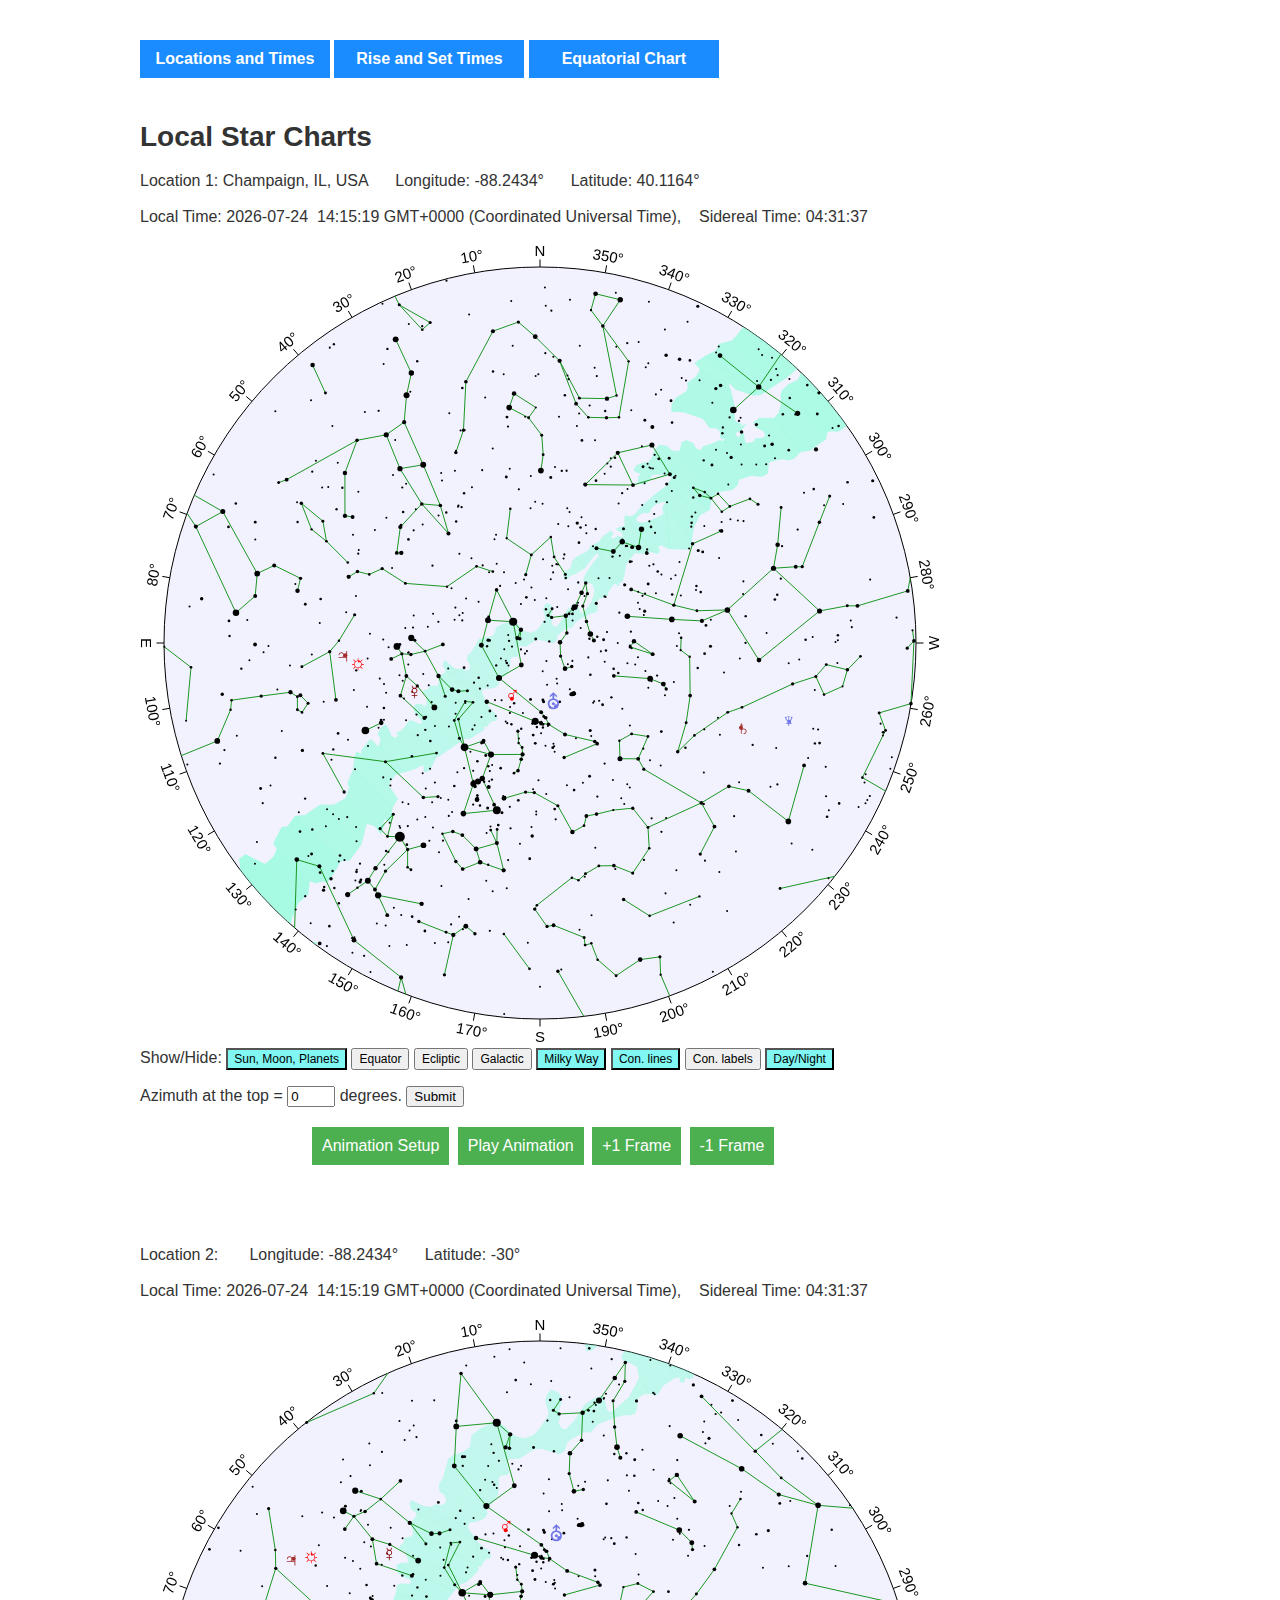
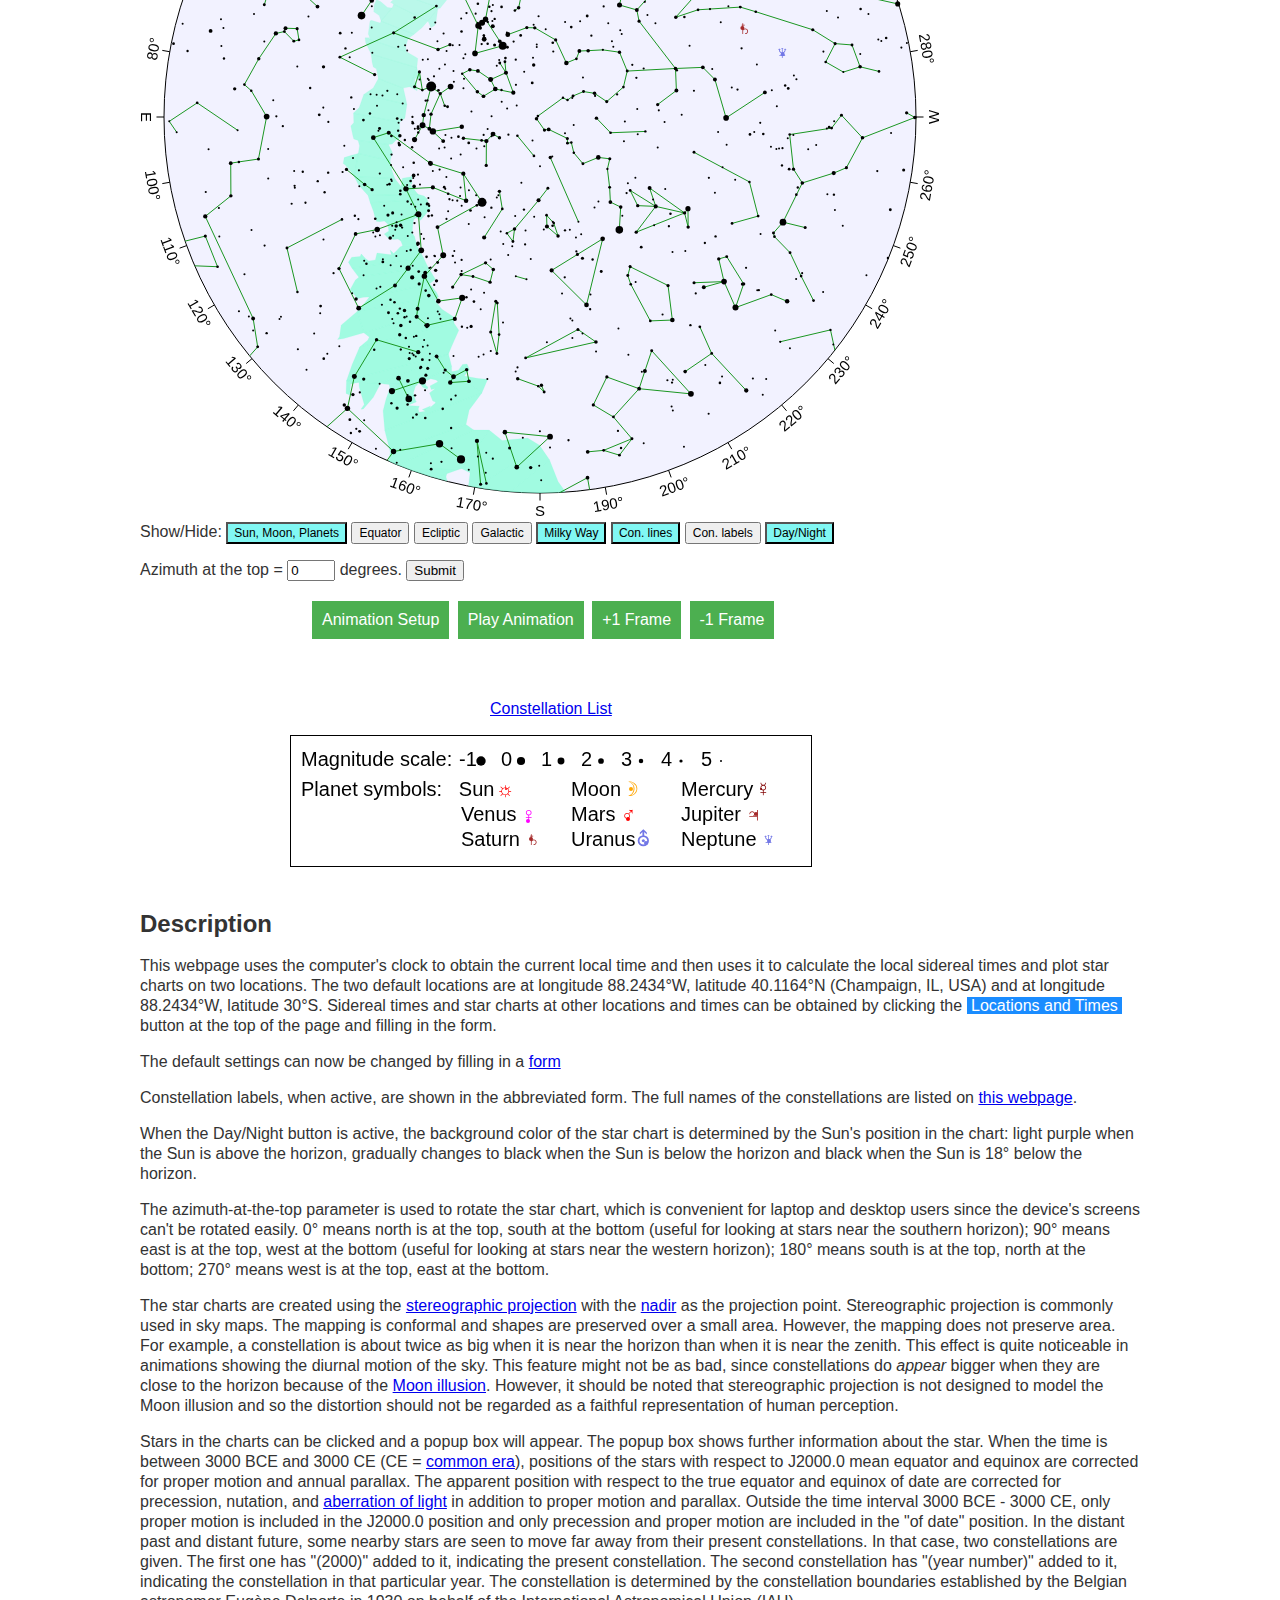
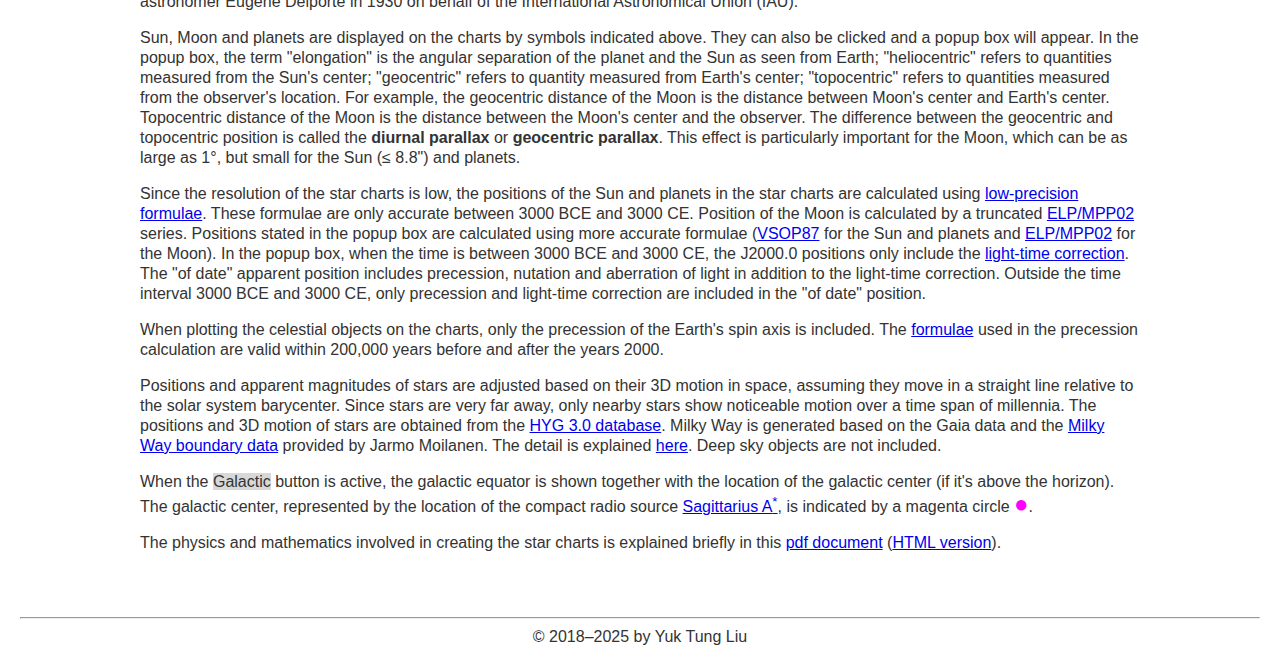
<file: index.html>
<!DOCTYPE html><html lang="en-US"><meta name="keywords" content="sidereal time, star charts"><meta charset="UTF-8"><head><title>Sidereal Time and Star Charts</title><link rel="stylesheet" href="sidereal_min.css"><script src="jquery-3.6.4.min.js"></script><script src="index_c.js"></script></head><body onload="init()"><div id="wrapper"><div id="riseSetArea"><p><button class="menu" onclick="backToStarCharts()">Back to Star Charts</button> <button class="menu" onclick="riseSetChangeLocs()">Locations and Dates</button> <button class="menu" onclick="riseSetMultipleDates()">Multiple Dates</button></p><div id="riseSetInputlocs"><h2>Change Locations and Dates</h2><p><b>Location 1</b></p><form name="locations" action="" method="get"><table><tr><td>Name: <input type="text" id="riseSetPlace1in"></td><td>Longitude: <input type="number" id="riseSetLong1in" step="any" min="-180" max="180"></td><td>Latitude: <input type="number" id="riseSetLat1in" step="any" min="-90" max="90"></td></tr><tr><td>Year: <input type="number" id="riseSetYear1in" step="1" min="-3000" max="3000"></td><td>Month: <input type="number" id="riseSetMonth1in" step="1" min="1" max="12"></td><td>Day: <input type="number" id="riseSetDay1in" step="1" min="1" max="31"></td></tr><tr><td>Time zone: GMT+ <input type="number" id="riseSetTz1in" step="any" min="-12" max="14"></td><td></td><td></td></tr></table><br><p><b>Location 2</b></p><table><tr><td>Name: <input type="text" id="riseSetPlace2in"></td><td>Longitude: <input type="number" id="riseSetLong2in" step="any" min="-180" max="180"></td><td>Latitude: <input type="number" id="riseSetLat2in" step="any" min="-90" max="90"></td></tr><tr><td colspan="3">Set date the same as in location 1 (same date but time zone may differ)? <input onchange='changeSyncTime(1,"riseSetSynTime")' type="radio" id="riseSetSynTimeYes" value="1">Yes &nbsp;&nbsp;&nbsp; <input onchange='changeSyncTime(0,"riseSetSynTime")' type="radio" id="riseSetSynTimeNo" value="0">No</td></tr><tr class="timeInputLoc2"><td>Year: <input type="number" id="riseSetYear2in" step="1" min="-3000" max="3000"></td><td>Month: <input type="number" id="riseSetMonth2in" step="1" min="1" max="12"></td><td>Day: <input type="number" id="riseSetDay2in" step="1" min="1" max="31"></td></tr><tr><td>Time zone: GMT+ <input type="number" id="riseSetTz2in" step="any" min="-12" max="14"></td><td></td><td></td></tr></table><br><p><input type="button" value="Submit" onclick="riseSetChangeLocationsAndDates(this.form)"></p></form><div id="riseSetErrorlocs"></div></div><br><div id="riseSetMultipleDays" style="display:none"><h1>Rise and Set Times on Multiple Dates</h1><br><div id="riseSetMultipleDaysInput" style="display:none"><br><form name="timespan" action="" method="get"><table><tr><td>Location Name: <input type="text" id="RSMultiPlacein"></td><td>Longitude: <input type="number" id="RSMultiLongin" step="any" min="-180" max="180"></td><td>Latitude: <input type="number" id="RSMultiLatin" step="any" min="-90" max="90"></td></tr><tr><td>Time zone: GMT+ <input type="number" id="RSMultiTzin" step="any" min="-12" max="14"></td><td></td><td></td></tr><tr><td colspan="3">Choose an object: <select id="objects" onchange='riseSetShowHideRADec("RSMultiRaDec")'><option disabled="disabled" selected="selected" value></option><option value="Sun">Sun</option><option value="Moon">Moon</option><option value="Mercury">Mercury</option><option value="Venus">Venus</option><option value="Mars">Mars</option><option value="Jupiter">Jupiter</option><option value="Saturn">Saturn</option><option value="Uranus">Uranus</option><option value="Neptune">Neptune</option><option value="Star">Star</option></select></td></tr><tr class="RSMultiRaDec"><td colspan="3">Enter the Ra and Dec of the star below:</td></tr><tr class="RSMultiRaDec"><td>RA (hours): <input type="number" id="RSMultiRa" step="any" min="0" max="24"></td><td>Dec. (degrees): <input type="number" id="RSMultiDec" step="any" min="-90" max="90"></td><td>Reference epoch: <input type="number" id="RSMultiEpoch" step="any" min="-200000" max="200000"></td></tr><tr><td>Start date: Year: <input type="number" id="RSMultiYear1in" step="1" min="-3000" max="3000"></td><td>Month: <input type="number" id="RSMultiMonth1in" step="1" min="1" max="12"></td><td>Day: <input type="number" id="RSMultiDay1in" step="1" min="1" max="31"></td></tr><tr><td>Stop date: Year: <input type="number" id="RSMultiYear2in" step="1" min="-3000" max="3000"></td><td>Month: <input type="number" id="RSMultiMonth2in" step="1" min="1" max="12"></td><td>Day: <input type="number" id="RSMultiDay2in" step="1" min="1" max="31"></td></tr><tr><td colspan="3">Time step: <input type="number" id="RSMultiDt" step="1" min="1"> days</td></tr></table><br><p><input type="button" value="Submit" onclick="RSMultipleDays(this.form)"></p></form><div id="RSMultiErrorlocs"></div></div><div id="RSMultiResult"></div></div><div id="riseSetMainPage"><h1>Rise and Set Times of Celestial Objects</h1><br><br><h2>Location 1: <span id="riseSetPlace1"></span></h2><p>Longitude: <span id="riseSetlong1"></span>&nbsp;&nbsp;&nbsp;&nbsp;&nbsp; Latitude: <span id="riseSetlat1"></span></p><p>Date: <span id="riseSetDate1"></span>&nbsp;&nbsp;&nbsp;&nbsp;&nbsp; Time zone: <span id="riseSetTtimeZone1"></span></p><br><p>Note that azimuth is measured from north, turning positive to the east.</p><br><h3>Sunrise, Sunset, Upper Transit and Twilights</h3><div id="riseSetSun1"></div><br><h3>Moonrise, Moonset, Upper Transit and Illumination</h3><div id="riseSetMoon1"></div><br><h3>Rise, Set, Upper Transit Times of Planets</h3><div id="riseSetPlanets1"></div><br><h3>Rise, Set and Upper Transit Times of Bright Stars</h3><div id="riseSetStars1"></div><br><br><h2>Location 2: <span id="riseSetPlace2"></span></h2><p>Longitude: <span id="riseSetlong2"></span>&nbsp;&nbsp;&nbsp;&nbsp;&nbsp; Latitude: <span id="riseSetlat2"></span></p><p>Date: <span id="riseSetDate2"></span>&nbsp;&nbsp;&nbsp;&nbsp;&nbsp; Time zone: <span id="riseSetTtimeZone2"></span></p><br><h3>Sunrise, Sunset, Upper Transit and Twilights</h3><div id="riseSetSun2"></div><br><h3>Moonrise, Moonset, Upper Transit and Illumination</h3><div id="riseSetMoon2"></div><br><h3>Rise, Set, Upper Transit Times of Planets</h3><div id="riseSetPlanets2"></div><br><h3>Rise, Set and Transit Times of Bright Stars</h3><div id="riseSetStars2"></div></div></div><br><div id="starCharts"><p><button class="menu" onclick="displayChangeLocs()">Locations and Times</button> <button class="menu" onclick="riseSetPage()">Rise and Set Times</button> <button class="menu" onclick='location.href="chartGCRS.html"'>Equatorial Chart</button></p><br><div id="inputlocs"><h2>Change Locations and Times</h2><p><b>Location 1</b></p><p><input type="radio" id="changeLoc1Manual" name="changeLoc1Button" onclick="switchChangeLocForm(1,0)"> <label for="changeLoc1Manual">Manually enter the location information</label>&nbsp;&nbsp;&nbsp;&nbsp;&nbsp; <input type="radio" id="changeLoc1Select" name="changeLoc1Button" onclick="switchChangeLocForm(1,1)"> <label for="changeLoc1Select">Choose from a database</label></p><div id="changeLoc1Form0"><p id="geoloc"><button onclick="geoloc()">Determine Location 1 by GPS/IP address</button> <span id="geolocmessage"></span></p><p id="geolocerr" style="color:red"></p><table><tr><td>Name: <input type="text" id="place1in"></td><td>Longitude: <input type="number" id="long1in" step="any" min="-180" max="180"></td><td>Latitude: <input type="number" id="lat1in" step="any" min="-90" max="90"></td></tr><tr><td>Time zone: GMT+ <input type="number" id="tz1in" step="any" min="-12" max="14"></td><td></td><td></td></tr></table><br></div><div id="changeLoc1Form1" style="display:none"></div><p>Set time:</p><table><tr><td>Year: <input type="number" id="year1in" step="1" min="-200000" max="200000"></td><td>Month: <input type="number" id="month1in" step="1" min="1" max="12"></td><td>Day: <input type="number" id="day1in" step="1" min="1" max="31"></td></tr><tr><td>Hour: <input type="number" id="hour1in" step="1" min="0" max="23"></td><td>Minute: <input type="number" id="minute1in" step="1" min="0" max="59"></td><td>Second: <input type="number" id="second1in" step="any" min="0" max="60"></td></tr></table><br><p><b>Location 2</b></p><p><input type="radio" id="changeLoc2Manual" name="changeLoc2Button" onclick="switchChangeLocForm(2,0)"> <label for="changeLoc2Manual">Manually enter the location information</label>&nbsp;&nbsp;&nbsp;&nbsp;&nbsp; <input type="radio" id="changeLoc2Select" name="changeLoc2Button" onclick="switchChangeLocForm(2,1)"> <label for="changeLoc2Select">Choose from a database</label></p><div id="changeLoc2Form0"><table><tr><td>Name: <input type="text" id="place2in"></td><td>Longitude: <input type="number" id="long2in" step="any" min="-180" max="180"></td><td>Latitude: <input type="number" id="lat2in" step="any" min="-90" max="90"></td></tr><tr><td>Time zone: GMT+ <input type="number" id="tz2in" step="any" min="-12" max="14"></td><td></td><td></td></tr></table><br></div><div id="changeLoc2Form1" style="display:none"></div><p>Set time:</p><table><tr><td colspan="3">Set the same time as in location 1 (same GMT but time zone may differ)? <input onchange='changeSyncTime(1,"synTime")' type="radio" id="synTimeYes" value="1"><label for="synTimeYes">Yes</label> &nbsp;&nbsp;&nbsp; <input onchange='changeSyncTime(0,"synTime")' type="radio" id="synTimeNo" value="0"><label for="synTimeNo">No</label></td></tr><tr class="timeInputLoc2"><td>Year: <input type="number" id="year2in" step="1" min="-200000" max="200000"></td><td>Month: <input type="number" id="month2in" step="1" min="1" max="12"></td><td>Day: <input type="number" id="day2in" step="1" min="1" max="31"></td></tr><tr class="timeInputLoc2"><td>Hour: <input type="number" id="hour2in" step="1" min="0" max="23"></td><td>Minute: <input type="number" id="minute2in" step="1" min="0" max="59"></td><td>Second: <input type="number" id="second2in" step="any" min="0" max="60"></td></tr></table><br><p><input type="button" value="Submit" onclick="changeLocationsAndTimes()"></p><div id="errorlocs"></div><br><p>The default settings can now be changed by filling in a <span class="link" onclick='slideUpLoadUrl("inputlocs","set_defaults.html")'>form</span>.</p></div><h1>Local Star Charts</h1><p>Location 1: <span id="place1"></span>&nbsp;&nbsp;&nbsp;&nbsp;&nbsp; Longitude: <span id="long1"></span>&nbsp;&nbsp;&nbsp;&nbsp;&nbsp; Latitude: <span id="lat1"></span></p><div id="warning1"></div><p>Local Time: <span id="time1"></span>,&nbsp;&nbsp;&nbsp; Sidereal Time: <span id="siderealTime1"></span></p><div class="canvaswrapper"><canvas id="loc1" width="800" height="800">CANVAS NOT SUPPORTED IN THIS BROWSER!</canvas><div id="tip1" class="tip"><div class="close" onclick='closePopup("tip1")'>&#10005;</div><div id="tip1text"></div></div></div><div class="control"><p>Show/Hide: <button id="showPlanets1" class="active" onclick='showHide(1,"Planets")'>Sun, Moon, Planets</button> <button id="showEquator1" onclick='showHide(1,"Equator")'>Equator</button> <button id="showEcliptic1" onclick='showHide(1,"Ecliptic")'>Ecliptic</button> <button id="showGalactic1" onclick='showHide(1,"Galactic")'>Galactic</button> <button id="showMilkyWay1" class="active" onclick='showHide(1,"MilkyWay")'>Milky Way</button> <button id="showConLines1" class="active" onclick='showHide(1,"ConLines")'>Con. lines</button> <button id="showConLab1" onclick='showHide(1,"ConLab")'>Con. labels</button> <button id="showDayNight1" class="active" onclick='showHide(1,"DayNight")'>Day/Night</button></p><p>Azimuth at the top = <input type="number" name="rotation" id="rotate1" style="width:40px"> degrees. <input type="submit" value="Submit" onclick="rotInput(1)"></p><div id="errRotate1"></div></div><p class="animate"><button class="setupAnimate" onclick="displayAnimationSetup(1)">Animation Setup</button> <button class="controlAnimate" onclick="Animate(1)" id="animate1">Play Animation</button> <button class="controlAnimate" onclick="playAnimation(1,1)">+1 Frame</button> <button class="controlAnimate" onclick="playAnimation(1,-1)">-1 Frame</button></p><div id="animationSetup1"></div><br><br><br><p>Location 2: <span id="place2"></span>&nbsp;&nbsp;&nbsp;&nbsp;&nbsp; Longitude: <span id="long2"></span>&nbsp;&nbsp;&nbsp;&nbsp;&nbsp; Latitude: <span id="lat2"></span></p><div id="warning2"></div><p>Local Time: <span id="time2"></span>,&nbsp;&nbsp;&nbsp; Sidereal Time: <span id="siderealTime2"></span></p><div class="canvaswrapper"><canvas id="loc2" width="800" height="800">CANVAS NOT SUPPORTED IN THIS BROWSER!</canvas><div id="tip2" class="tip"><div class="close" onclick='closePopup("tip2")'>&#10005;</div><div id="tip2text"></div></div></div><div class="control"><p>Show/Hide: <button id="showPlanets2" class="active" onclick='showHide(2,"Planets")'>Sun, Moon, Planets</button> <button id="showEquator2" onclick='showHide(2,"Equator")'>Equator</button> <button id="showEcliptic2" onclick='showHide(2,"Ecliptic")'>Ecliptic</button> <button id="showGalactic2" onclick='showHide(2,"Galactic")'>Galactic</button> <button id="showMilkyWay2" class="active" onclick='showHide(2,"MilkyWay")'>Milky Way</button> <button id="showConLines2" class="active" onclick='showHide(2,"ConLines")'>Con. lines</button> <button id="showConLab2" onclick='showHide(2,"ConLab")'>Con. labels</button> <button id="showDayNight2" class="active" onclick='showHide(2,"DayNight")'>Day/Night</button></p><p>Azimuth at the top = <input type="number" name="rotation" id="rotate2" style="width:40px"> degrees. <input type="submit" value="Submit" onclick="rotInput(2)"></p><div id="errRotate2"></div></div><p class="animate"><button class="setupAnimate" onclick="displayAnimationSetup(2)">Animation Setup</button> <button class="controlAnimate" onclick="Animate(2)" id="animate2">Play Animation</button> <button class="controlAnimate" onclick="playAnimation(2,1)">+1 Frame</button> <button class="controlAnimate" onclick="playAnimation(2,-1)">-1 Frame</button></p><div id="animationSetup2"></div><br><br><p style="margin-left:350px"><a href="Constellations.html">Constellation List</a></p><canvas id="legend" width="500" height="110">CANVAS NOT SUPPORTED IN THIS BROWSER!</canvas><br><br><h2>Description</h2><p>This webpage uses the computer's clock to obtain the current local time and then uses it to calculate the local sidereal times and plot star charts on two locations. The two default locations are at longitude 88.2434&deg;W, latitude 40.1164&deg;N (Champaign, IL, USA) and at longitude 88.2434&deg;W, latitude 30&deg;S. Sidereal times and star charts at other locations and times can be obtained by clicking the <span style="background-color:#1a8cff;color:#fff">&nbsp;Locations and Times&nbsp;</span> button at the top of the page and filling in the form.</p><p>The default settings can now be changed by filling in a <a href="set_defaults.html">form</a></p><p>Constellation labels, when active, are shown in the abbreviated form. The full names of the constellations are listed on <a href="Constellations.html">this webpage</a>.</p><p>When the Day/Night button is active, the background color of the star chart is determined by the Sun's position in the chart: light purple when the Sun is above the horizon, gradually changes to black when the Sun is below the horizon and black when the Sun is 18&deg; below the horizon.</p><p>The azimuth-at-the-top parameter is used to rotate the star chart, which is convenient for laptop and desktop users since the device's screens can't be rotated easily. 0&deg; means north is at the top, south at the bottom (useful for looking at stars near the southern horizon); 90&deg; means east is at the top, west at the bottom (useful for looking at stars near the western horizon); 180&deg; means south is at the top, north at the bottom; 270&deg; means west is at the top, east at the bottom.</p><p>The star charts are created using the <a href="https://en.wikipedia.org/wiki/Stereographic_projection" target="_blank">stereographic projection</a> with the <a href="https://en.wikipedia.org/wiki/Nadir" target="_blank">nadir</a> as the projection point. Stereographic projection is commonly used in sky maps. The mapping is conformal and shapes are preserved over a small area. However, the mapping does not preserve area. For example, a constellation is about twice as big when it is near the horizon than when it is near the zenith. This effect is quite noticeable in animations showing the diurnal motion of the sky. This feature might not be as bad, since constellations do <i>appear</i> bigger when they are close to the horizon because of the <a href="https://www.skyandtelescope.com/observing/moon-illusion-confusion11252015/" target="_blank">Moon illusion</a>. However, it should be noted that stereographic projection is not designed to model the Moon illusion and so the distortion should not be regarded as a faithful representation of human perception.</p><p>Stars in the charts can be clicked and a popup box will appear. The popup box shows further information about the star. When the time is between 3000 BCE and 3000 CE (CE = <a href="https://en.wikipedia.org/wiki/Common_Era" target="_blank">common era</a>), positions of the stars with respect to J2000.0 mean equator and equinox are corrected for proper motion and annual parallax. The apparent position with respect to the true equator and equinox of date are corrected for precession, nutation, and <a href="https://en.wikipedia.org/wiki/Aberration_of_light" target="_blank">aberration of light</a> in addition to proper motion and parallax. Outside the time interval 3000 BCE - 3000 CE, only proper motion is included in the J2000.0 position and only precession and proper motion are included in the "of date" position. In the distant past and distant future, some nearby stars are seen to move far away from their present constellations. In that case, two constellations are given. The first one has "(2000)" added to it, indicating the present constellation. The second constellation has "(year number)" added to it, indicating the constellation in that particular year. The constellation is determined by the constellation boundaries established by the Belgian astronomer Eug&egrave;ne Delporte in 1930 on behalf of the International Astronomical Union (IAU).</p><p>Sun, Moon and planets are displayed on the charts by symbols indicated above. They can also be clicked and a popup box will appear. In the popup box, the term "elongation" is the angular separation of the planet and the Sun as seen from Earth; "heliocentric" refers to quantities measured from the Sun's center; "geocentric" refers to quantity measured from Earth's center; "topocentric" refers to quantities measured from the observer's location. For example, the geocentric distance of the Moon is the distance between Moon's center and Earth's center. Topocentric distance of the Moon is the distance between the Moon's center and the observer. The difference between the geocentric and topocentric position is called the <b>diurnal parallax</b> or <b>geocentric parallax</b>. This effect is particularly important for the Moon, which can be as large as 1&deg;, but small for the Sun (&le; 8.8") and planets.</p><p>Since the resolution of the star charts is low, the positions of the Sun and planets in the star charts are calculated using <a href="https://ssd.jpl.nasa.gov/?planet_pos" target="_blank">low-precision formulae</a>. These formulae are only accurate between 3000 BCE and 3000 CE. Position of the Moon is calculated by a truncated <a href="https://ui.adsabs.harvard.edu/abs/2003A%26A...404..735C/abstract" target="_blabk">ELP/MPP02</a> series. Positions stated in the popup box are calculated using more accurate formulae (<a href="http://neoprogrammics.com/vsop87/" target="_blank">VSOP87</a> for the Sun and planets and <a href="https://ui.adsabs.harvard.edu/abs/2003A%26A...404..735C/abstract" target="_blabk">ELP/MPP02</a> for the Moon). In the popup box, when the time is between 3000 BCE and 3000 CE, the J2000.0 positions only include the <a href="https://en.wikipedia.org/wiki/Light-time_correction" target="_blank">light-time correction</a>. The "of date" apparent position includes precession, nutation and aberration of light in addition to the light-time correction. Outside the time interval 3000 BCE and 3000 CE, only precession and light-time correction are included in the "of date" position.</p><p>When plotting the celestial objects on the charts, only the precession of the Earth's spin axis is included. The <a href="http://adsabs.harvard.edu/abs/2011A%26A...534A..22V" target="_blank">formulae</a> used in the precession calculation are valid within 200,000 years before and after the years 2000.</p><p>Positions and apparent magnitudes of stars are adjusted based on their 3D motion in space, assuming they move in a straight line relative to the solar system barycenter. Since stars are very far away, only nearby stars show noticeable motion over a time span of millennia. The positions and 3D motion of stars are obtained from the <a href="https://www.astronexus.com/hyg" target="_blank">HYG 3.0 database</a>. Milky Way is generated based on the Gaia data and the <a href="http://www.skymap.com/smp_overlays.htm#milky" target="_blank">Milky Way boundary data</a> provided by Jarmo Moilanen. The detail is explained <a href="MilkyWay.html">here</a>. Deep sky objects are not included.</p><p>When the <span style="background-color:#d8d8d8">Galactic</span> button is active, the galactic equator is shown together with the location of the galactic center (if it's above the horizon). The galactic center, represented by the location of the compact radio source <a href="https://en.wikipedia.org/wiki/Sagittarius_A*" target="_blank">Sagittarius A<sup>*</sup></a>, is indicated by a magenta circle <span style="color:#ff00ff;font-size:150%">&#9679;</span>.</p><p>The physics and mathematics involved in creating the star charts is explained briefly in this <a href="docs/star_charts.pdf" target="_blank">pdf document</a> (<a href="docs/star_charts.html">HTML version</a>).</p></div></div><noscript><h2>Oops!</h2><p>You must enable JavaScript to use this page.</p><p>Please enable JavaScript and reload.</p></noscript><br><br><footer><hr><p style="text-align:center">&copy; 2018&ndash;2025 by Yuk Tung Liu</p></footer></body></html>
</file>
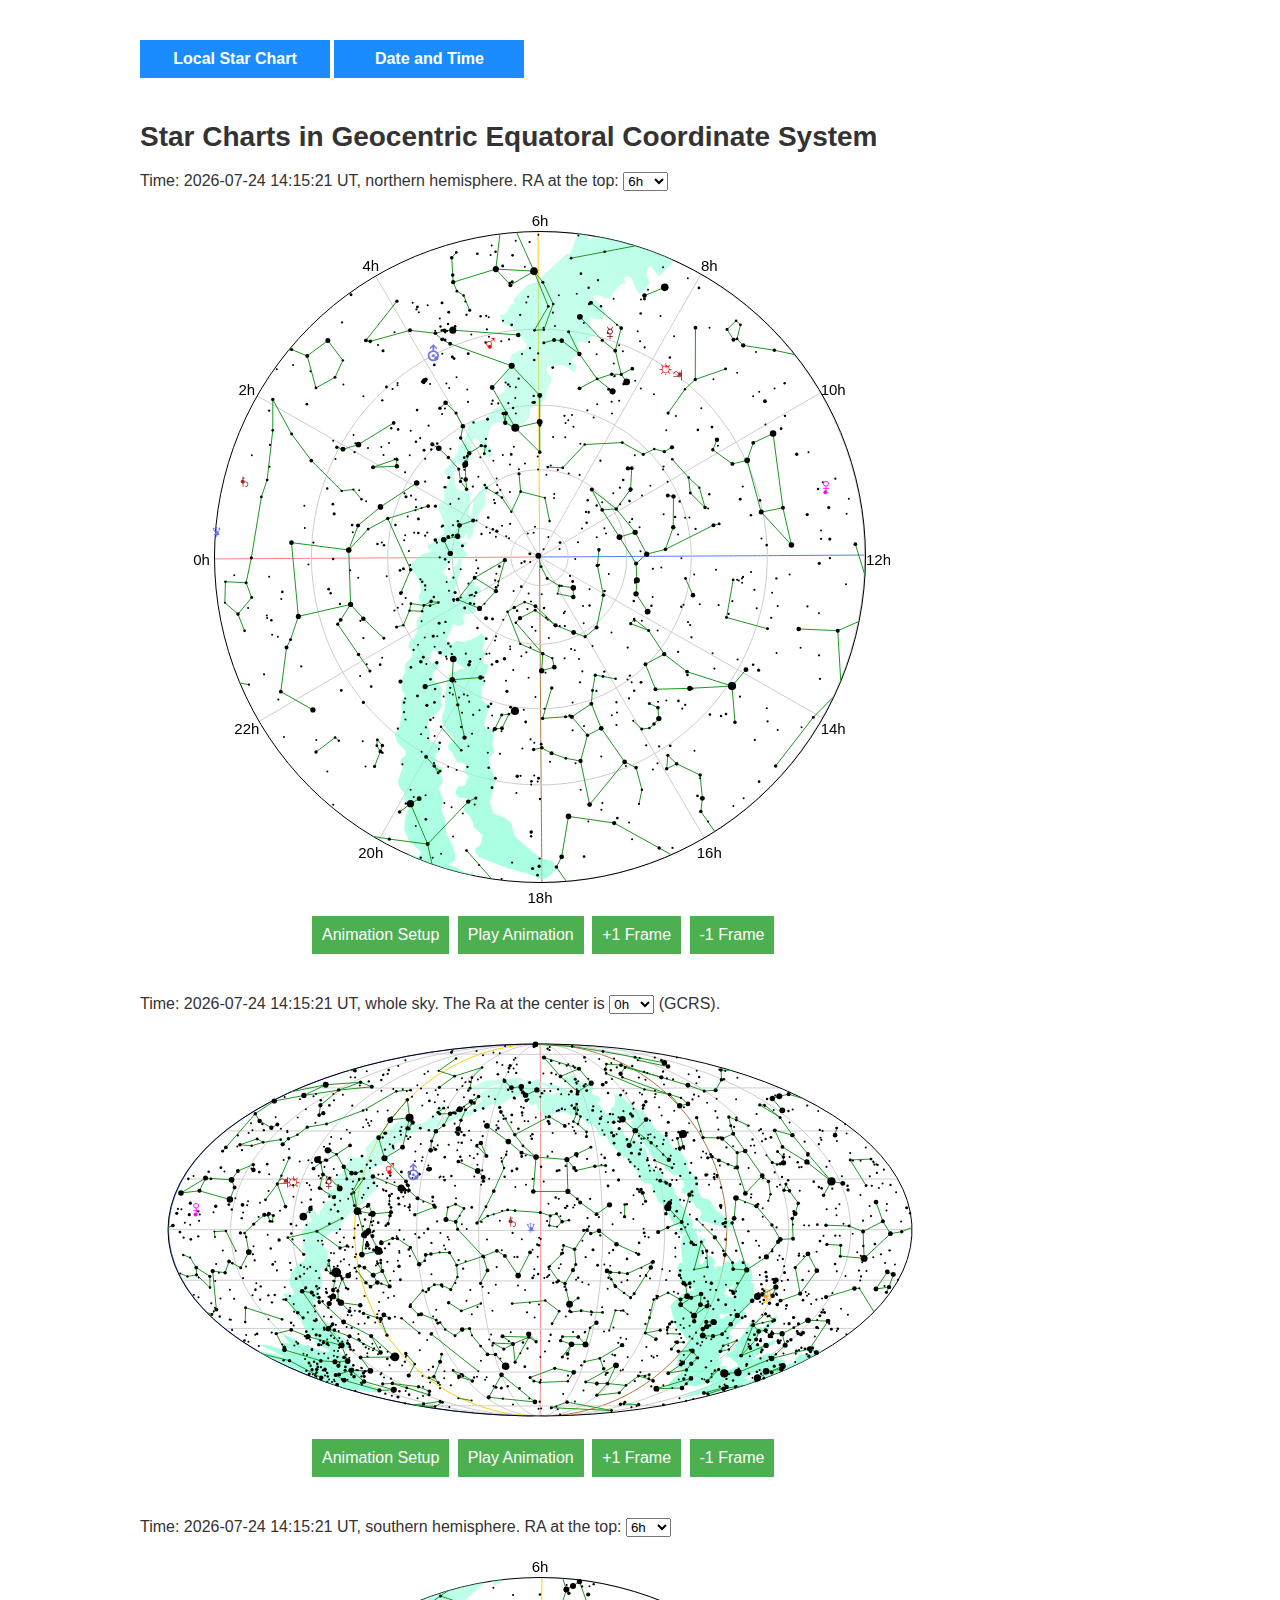
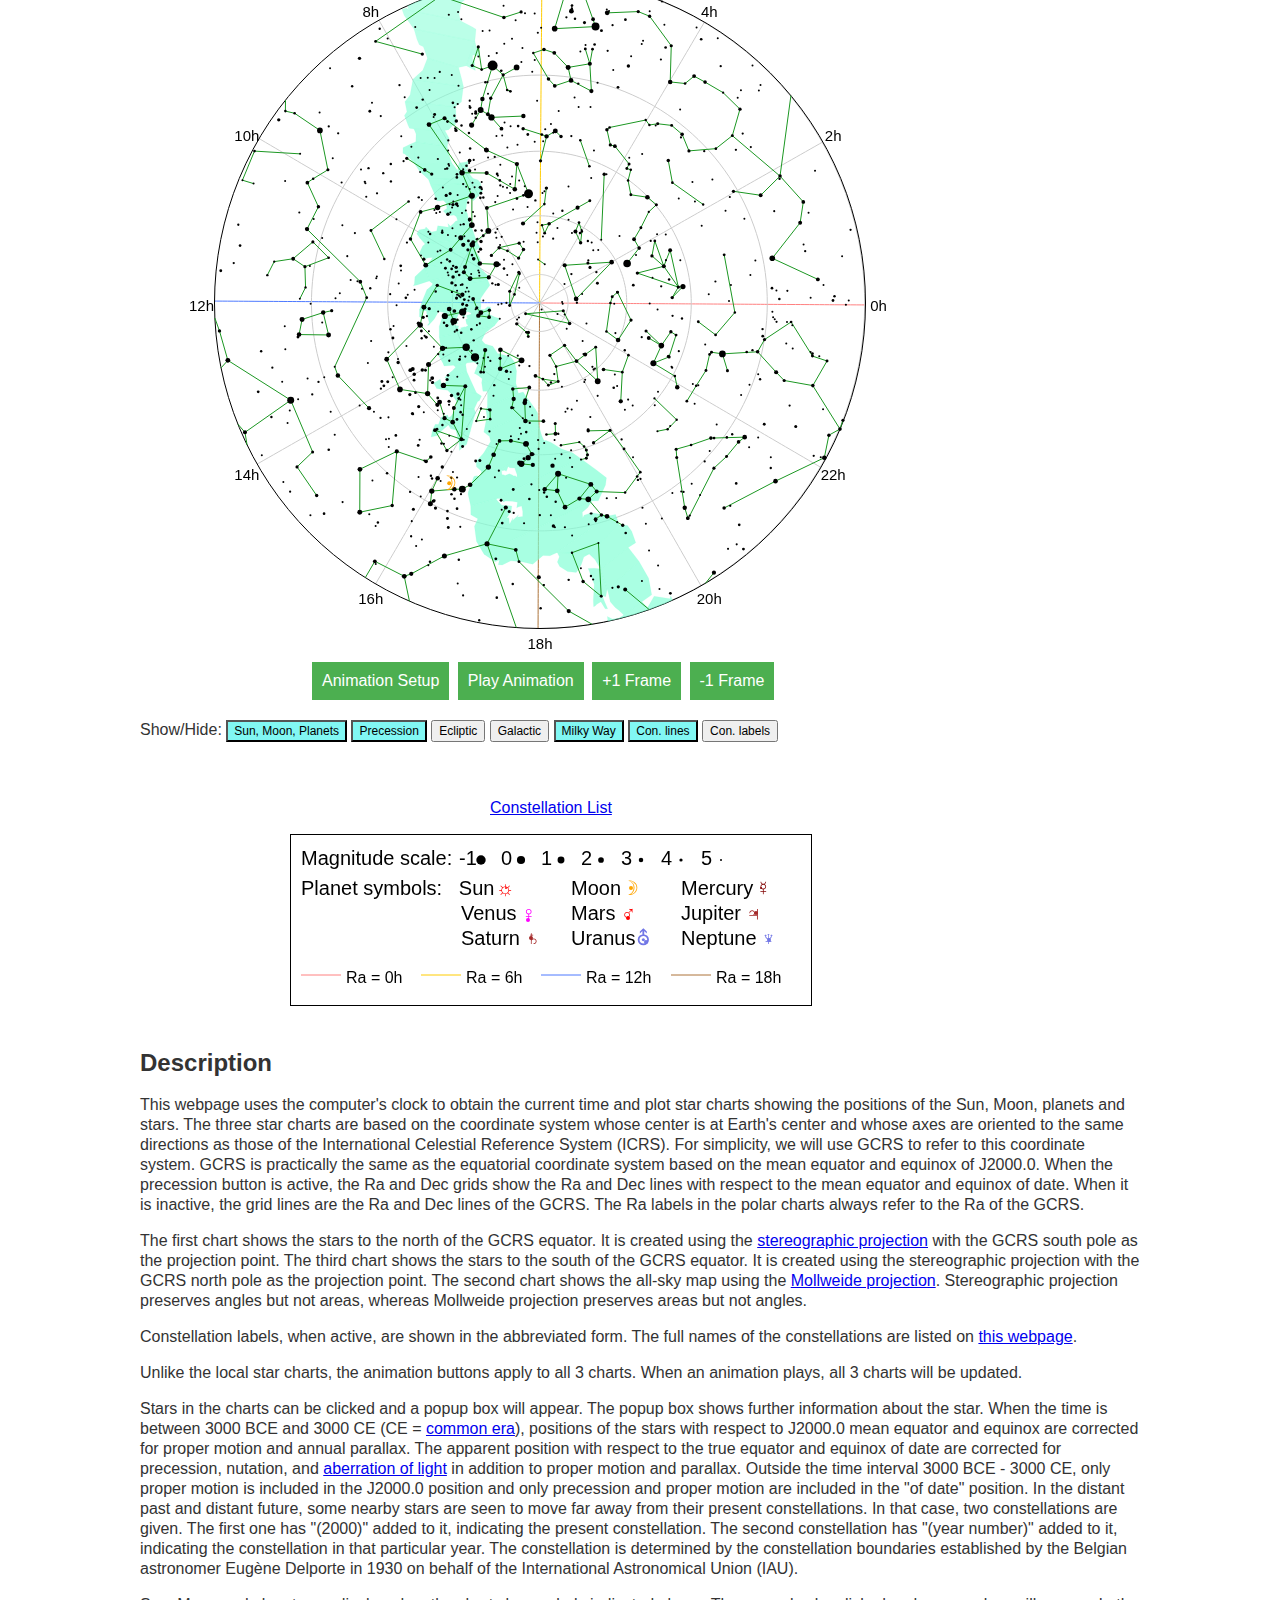
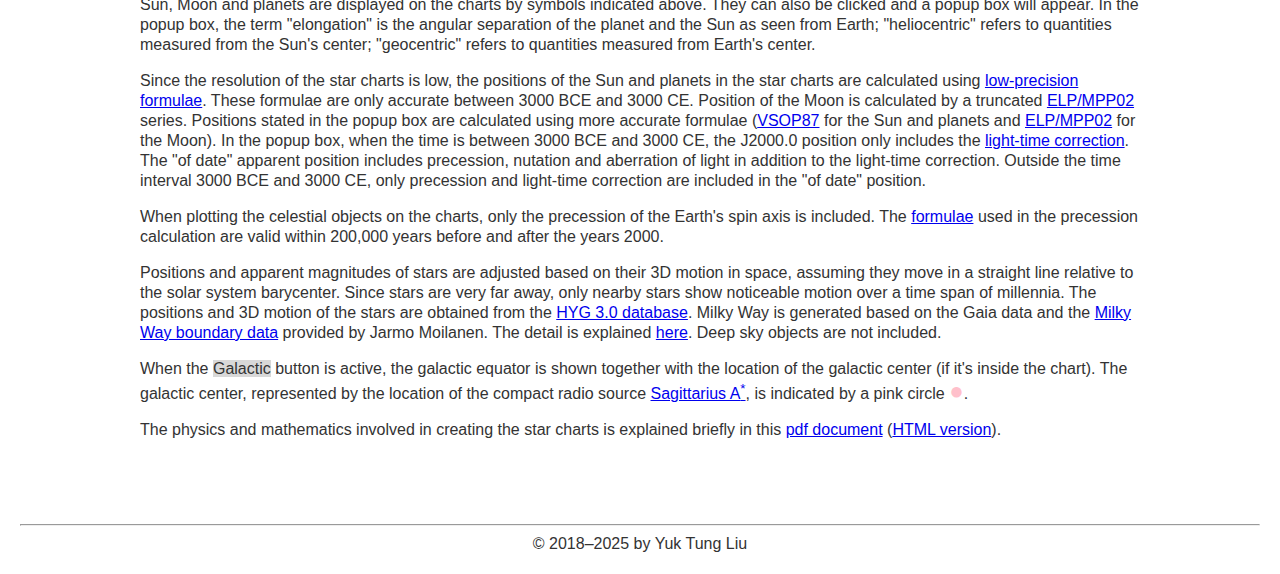
<file: chartGCRS.html>
<!DOCTYPE html><html lang="en-US"><meta name="keywords" content="star charts"><meta charset="UTF-8"><head><title>Equatorial Star Charts</title><link rel="stylesheet" href="sidereal_min.css"><script src="jquery-3.6.4.min.js"></script><script src="chartGCRS_c.js"></script></head><body onload="init()"><div id="wrapper"><br><div id="starCharts"><p><button class="menu" onclick='location.href="index.html"'>Local Star Chart</button> <button class="menu" onclick="displayChangeTime()">Date and Time</button></p><br><div id="changeTime" class="input"></div><h1>Star Charts in Geocentric Equatoral Coordinate System</h1><p>Time: <span id="timeNorth"></span>, northern hemisphere. RA at the top: <select id="rotateNorth" onchange="starCharts()"><option value="270">0h</option><option value="300">2h</option><option value="330">4h</option><option value="0" selected="selected">6h</option><option value="30">8h</option><option value="60">10h</option><option value="90">12h</option><option value="120">14h</option><option value="150">16h</option><option value="180">18h</option><option value="210">20h</option><option value="240">22h</option></select></p><div class="warning"></div><div class="canvaswrapper" style="margin-left:50px"><canvas id="canvasNorth" width="700" height="700">CANVAS NOT SUPPORTED IN THIS BROWSER!</canvas><div id="tipNorth" class="tip"><div class="close" onclick='closePopup("tipNorth")'>&#10005;</div><div id="tipNorthText"></div></div></div><p class="animate"><button class="setupAnimate" onclick='displayAnimationSetup("animateDisplayNorth")'>Animation Setup</button> <button class="controlAnimate" onclick="Animate()" id="animateNorth">Play Animation</button> <button class="controlAnimate" onclick="playAnimation(1)">+1 Frame</button> <button class="controlAnimate" onclick="playAnimation(-1)">-1 Frame</button></p><div id="animateDisplayNorth" class="input"></div><br><p>Time: <span id="timeCentral"></span>, whole sky. The Ra at the center is <select id="raCentral" onchange="starCharts()"><option value="0" selected="selected">0<sup>h</sup></option><option value="2">2<sup>h</sup></option><option value="4">4<sup>h</sup></option><option value="6">6<sup>h</sup></option><option value="8">8<sup>h</sup></option><option value="10">10<sup>h</sup></option><option value="12">12<sup>h</sup></option><option value="14">14<sup>h</sup></option><option value="16">16<sup>h</sup></option><option value="18">18<sup>h</sup></option><option value="20">20<sup>h</sup></option><option value="22">22<sup>h</sup></option></select> (GCRS).</p><div class="warning"></div><div class="canvaswrapper"><canvas id="canvasCentral" width="800" height="400">CANVAS NOT SUPPORTED IN THIS BROWSER!</canvas><div id="tipCentral" class="tip"><div class="close" onclick='closePopup("tipCentral")'>&#10005;</div><div id="tipCentralText"></div></div></div><p class="animate"><button class="setupAnimate" onclick='displayAnimationSetup("animateDisplayCentral")'>Animation Setup</button> <button class="controlAnimate" onclick="Animate()" id="animateCentral">Play Animation</button> <button class="controlAnimate" onclick="playAnimation(1)">+1 Frame</button> <button class="controlAnimate" onclick="playAnimation(-1)">-1 Frame</button></p><div id="animateDisplayCentral" class="input"></div><br><p>Time: <span id="timeSouth"></span>, southern hemisphere. RA at the top: <select id="rotateSouth" onchange="starCharts()"><option value="270">0h</option><option value="300">2h</option><option value="330">4h</option><option value="0" selected="selected">6h</option><option value="30">8h</option><option value="60">10h</option><option value="90">12h</option><option value="120">14h</option><option value="150">16h</option><option value="180">18h</option><option value="210">20h</option><option value="240">22h</option></select></p><div class="warning"></div><div class="canvaswrapper" style="margin-left:50px"><canvas id="canvasSouth" width="700" height="700">CANVAS NOT SUPPORTED IN THIS BROWSER!</canvas><div id="tipSouth" class="tip"><div class="close" onclick='closePopup("tipSouth")'>&#10005;</div><div id="tipSouthText"></div></div></div><p class="animate"><button class="setupAnimate" onclick='displayAnimationSetup("animateDisplaySouth")'>Animation Setup</button> <button class="controlAnimate" onclick="Animate()" id="animateSouth">Play Animation</button> <button class="controlAnimate" onclick="playAnimation(1)">+1 Frame</button> <button class="controlAnimate" onclick="playAnimation(-1)">-1 Frame</button></p><div id="animationSetup"></div><div id="animateDisplaySouth" class="input"></div><div class="control"><p>Show/Hide: <button id="showPlanets" class="active" onclick='showHide2("Planets")'>Sun, Moon, Planets</button> <button id="showPrecession" class="active" onclick='showHide2("Precession")'>Precession</button> <button id="showEcliptic" onclick='showHide2("Ecliptic")'>Ecliptic</button> <button id="showGalactic" onclick='showHide2("Galactic")'>Galactic</button> <button id="showMilkyWay" class="active" onclick='showHide2("MilkyWay")'>Milky Way</button> <button id="showConLines" class="active" onclick='showHide2("ConLines")'>Con. lines</button> <button id="showConLab" onclick='showHide2("ConLab")'>Con. labels</button></p></div><br><br><p style="margin-left:350px"><a href="Constellations.html">Constellation List</a></p><canvas id="legend" width="500" height="150">CANVAS NOT SUPPORTED IN THIS BROWSER!</canvas><br><br><h2>Description</h2><p>This webpage uses the computer's clock to obtain the current time and plot star charts showing the positions of the Sun, Moon, planets and stars. The three star charts are based on the coordinate system whose center is at Earth's center and whose axes are oriented to the same directions as those of the International Celestial Reference System (ICRS). For simplicity, we will use GCRS to refer to this coordinate system. GCRS is practically the same as the equatorial coordinate system based on the mean equator and equinox of J2000.0. When the precession button is active, the Ra and Dec grids show the Ra and Dec lines with respect to the mean equator and equinox of date. When it is inactive, the grid lines are the Ra and Dec lines of the GCRS. The Ra labels in the polar charts always refer to the Ra of the GCRS.</p><p>The first chart shows the stars to the north of the GCRS equator. It is created using the <a href="https://en.wikipedia.org/wiki/Stereographic_projection" target="_blank">stereographic projection</a> with the GCRS south pole as the projection point. The third chart shows the stars to the south of the GCRS equator. It is created using the stereographic projection with the GCRS north pole as the projection point. The second chart shows the all-sky map using the <a href="https://en.wikipedia.org/wiki/Mollweide_projection" target="_blank">Mollweide projection</a>. Stereographic projection preserves angles but not areas, whereas Mollweide projection preserves areas but not angles.</p><p>Constellation labels, when active, are shown in the abbreviated form. The full names of the constellations are listed on <a href="Constellations.html">this webpage</a>.</p><p>Unlike the local star charts, the animation buttons apply to all 3 charts. When an animation plays, all 3 charts will be updated.</p><p>Stars in the charts can be clicked and a popup box will appear. The popup box shows further information about the star. When the time is between 3000 BCE and 3000 CE (CE = <a href="https://en.wikipedia.org/wiki/Common_Era" target="_blank">common era</a>), positions of the stars with respect to J2000.0 mean equator and equinox are corrected for proper motion and annual parallax. The apparent position with respect to the true equator and equinox of date are corrected for precession, nutation, and <a href="https://en.wikipedia.org/wiki/Aberration_of_light" target="_blank">aberration of light</a> in addition to proper motion and parallax. Outside the time interval 3000 BCE - 3000 CE, only proper motion is included in the J2000.0 position and only precession and proper motion are included in the "of date" position. In the distant past and distant future, some nearby stars are seen to move far away from their present constellations. In that case, two constellations are given. The first one has "(2000)" added to it, indicating the present constellation. The second constellation has "(year number)" added to it, indicating the constellation in that particular year. The constellation is determined by the constellation boundaries established by the Belgian astronomer Eug&egrave;ne Delporte in 1930 on behalf of the International Astronomical Union (IAU).</p><p>Sun, Moon and planets are displayed on the charts by symbols indicated above. They can also be clicked and a popup box will appear. In the popup box, the term "elongation" is the angular separation of the planet and the Sun as seen from Earth; "heliocentric" refers to quantities measured from the Sun's center; "geocentric" refers to quantities measured from Earth's center.</p><p>Since the resolution of the star charts is low, the positions of the Sun and planets in the star charts are calculated using <a href="https://ssd.jpl.nasa.gov/?planet_pos" target="_blank">low-precision formulae</a>. These formulae are only accurate between 3000 BCE and 3000 CE. Position of the Moon is calculated by a truncated <a href="https://ui.adsabs.harvard.edu/abs/2003A%26A...404..735C/abstract" target="_blabk">ELP/MPP02</a> series. Positions stated in the popup box are calculated using more accurate formulae (<a href="http://neoprogrammics.com/vsop87/" target="_blank">VSOP87</a> for the Sun and planets and <a href="https://ui.adsabs.harvard.edu/abs/2003A%26A...404..735C/abstract" target="_blabk">ELP/MPP02</a> for the Moon). In the popup box, when the time is between 3000 BCE and 3000 CE, the J2000.0 position only includes the <a href="https://en.wikipedia.org/wiki/Light-time_correction" target="_blank">light-time correction</a>. The "of date" apparent position includes precession, nutation and aberration of light in addition to the light-time correction. Outside the time interval 3000 BCE and 3000 CE, only precession and light-time correction are included in the "of date" position.</p><p>When plotting the celestial objects on the charts, only the precession of the Earth's spin axis is included. The <a href="http://adsabs.harvard.edu/abs/2011A%26A...534A..22V" target="_blank">formulae</a> used in the precession calculation are valid within 200,000 years before and after the years 2000.</p><p>Positions and apparent magnitudes of stars are adjusted based on their 3D motion in space, assuming they move in a straight line relative to the solar system barycenter. Since stars are very far away, only nearby stars show noticeable motion over a time span of millennia. The positions and 3D motion of the stars are obtained from the <a href="https://www.astronexus.com/hyg" target="_blank">HYG 3.0 database</a>. Milky Way is generated based on the Gaia data and the <a href="http://www.skymap.com/smp_overlays.htm#milky" target="_blank">Milky Way boundary data</a> provided by Jarmo Moilanen. The detail is explained <a href="MilkyWay.html">here</a>. Deep sky objects are not included.</p><p>When the <span style="background-color:#d8d8d8">Galactic</span> button is active, the galactic equator is shown together with the location of the galactic center (if it's inside the chart). The galactic center, represented by the location of the compact radio source <a href="https://en.wikipedia.org/wiki/Sagittarius_A*" target="_blank">Sagittarius A<sup>*</sup></a>, is indicated by a pink circle <span style="color:pink;font-size:150%">&#9679;</span>.</p><p>The physics and mathematics involved in creating the star charts is explained briefly in this <a href="docs/star_charts.pdf" target="_blank">pdf document</a> (<a href="docs/star_charts.html">HTML version</a>).</p></div><br></div><noscript><h2>Oops!</h2><p>You must enable JavaScript to use this page.</p><p>Please enable JavaScript and reload.</p></noscript><br><br><footer><hr><p style="text-align:center">&copy; 2018&ndash;2025 by Yuk Tung Liu</p></footer></body></html>
</file>
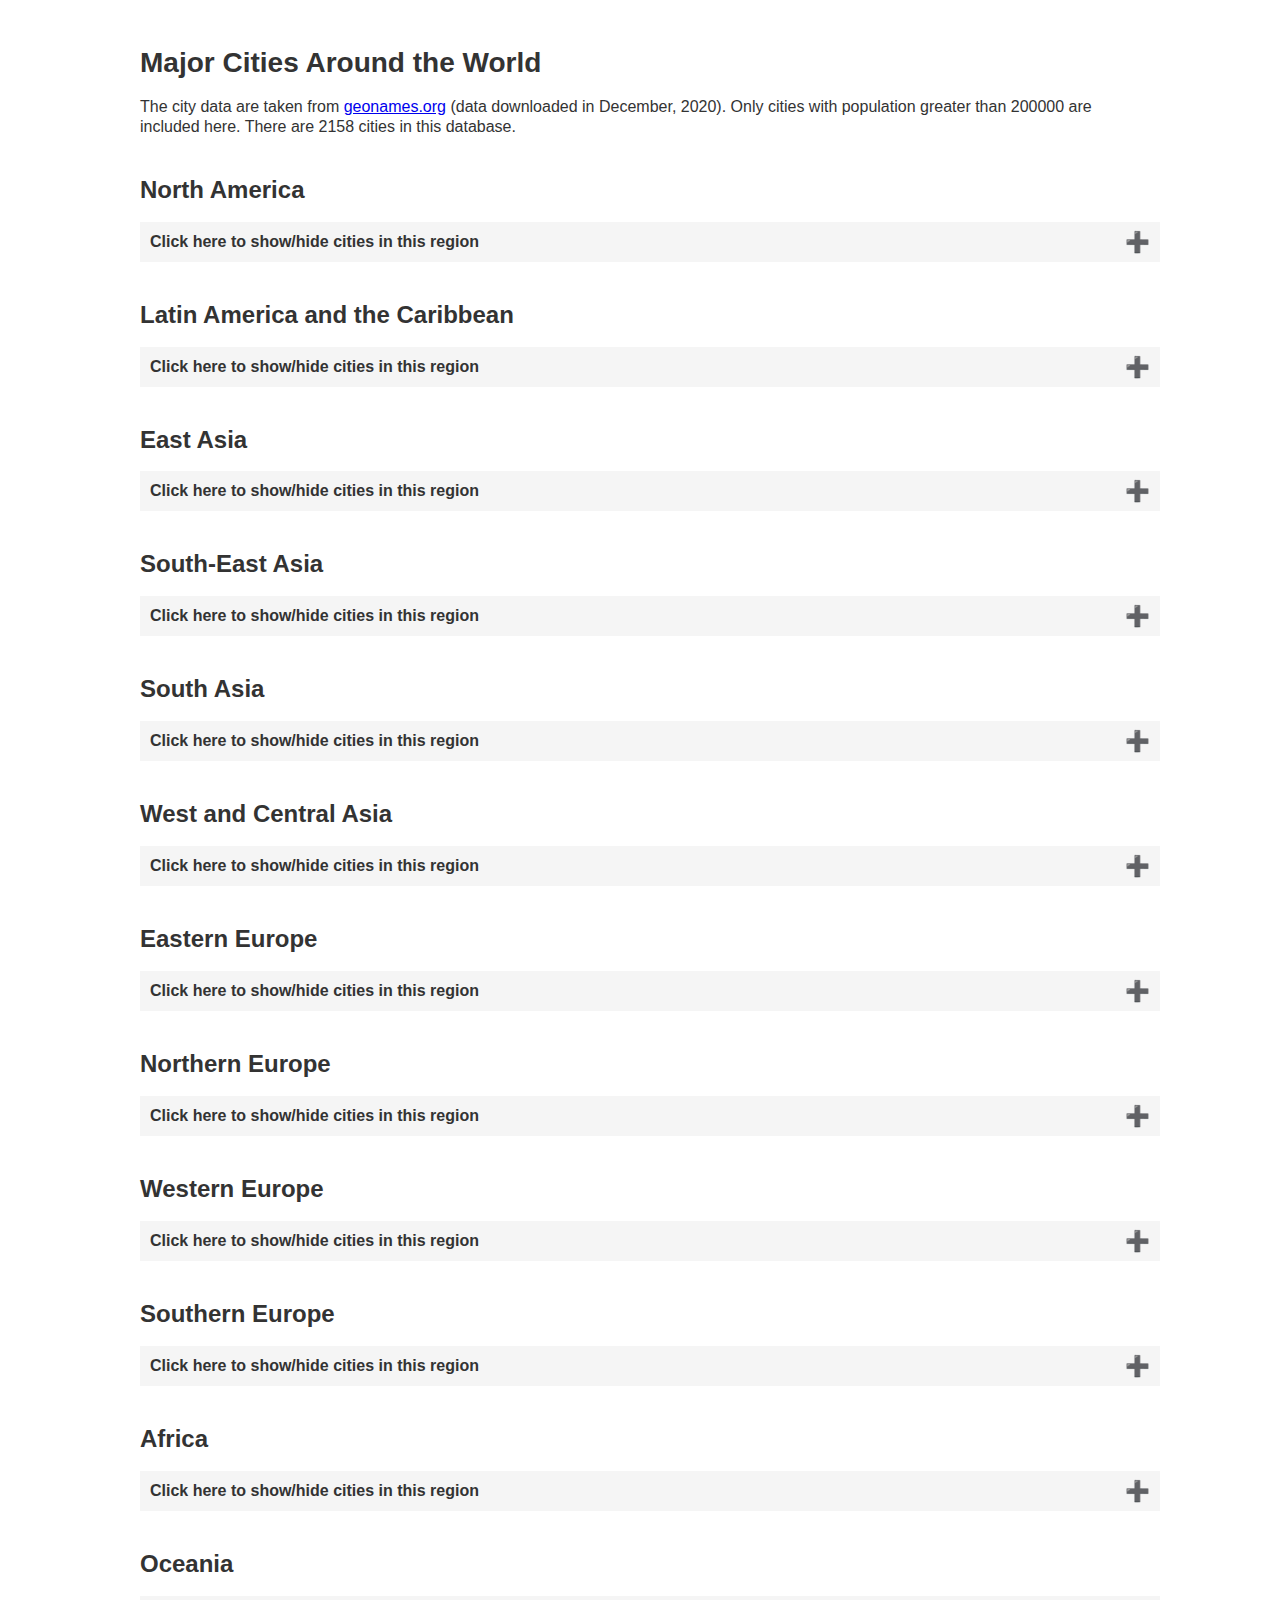
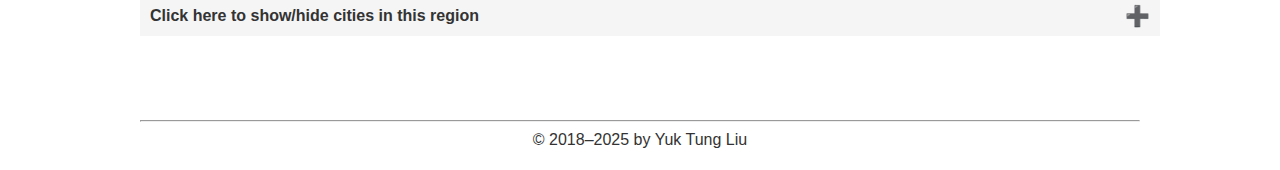
<file: city.html>
<!DOCTYPE html><html><meta charset="UTF-8"><head><link rel="stylesheet" href="sidereal_min.css"><script src="cities.js"></script><style>input.accordion{display:none}label.accordion{display:block;margin:0 0 1em 0;cursor:pointer;background:#f5f5f5;padding:10px;width:100%;border:none;text-align:left;outline:0;font-size:16px;font-weight:700}label.accordion:before{content:'\2795';font-size:20px;color:#777;font-weight:700;margin-left:.5em;float:right}label.accordion:hover{background:#e0e0e0}.content{background:#fff;padding:10px 25px;border:1px solid #e0e0e0;margin:0 0 1px 0}input.accordion+label.accordion+.content{display:none}input.accordion:checked+label.accordion+.content{display:block}input.accordion:checked+label.accordion:before{content:'\2796'}input.accordion:checked+label.accordion{background:#e0e0e0}</style><title>Major Cities</title></head><body><div id="wrapper"><br><h1>Major Cities Around the World</h1><p>The city data are taken from <a href="https://www.geonames.org/" target="_blank">geonames.org</a> (data downloaded in December, 2020). Only cities with population greater than 200000 are included here. There are <span id="ncity"></span> cities in this database.</p><br><div id="cities"></div><br><br><footer><hr><p style="text-align:center">&copy; 2018&ndash;2025 by Yuk Tung Liu</p></footer></div><script>"use strict";function new_eval(t){return Function("return "+t)()}function print_cities_in_region(t,e,n){let i="<h2>"+e+"</h2>";i+='<input type="checkbox" class="accordion" id="'+t+'" />',i+='<label for="'+t+'" class="accordion">Click here to show/hide cities in this region</label>',i+='<div class="content">';let r,o=new_eval(t+"_cities()"),a=o.length;for(r=0;r<a;r++){r%15==0&&(i+='<table style="width:80%;">',i+="<tr><th>Index</th> <th>City</th> <th>Longitude</th> <th>Latitude</th> <th>Time Zone</th></tr>"),i+="<tr><td>"+r+"</td><td>"+o[r][0]+", "+o[r][1]+"</td><td>"+o[r][3]+"&deg;</td><td>"+o[r][2]+"&deg;</td><td>";let t=o[r][5];t="GMT"+(t>=0?"+"+t:t),i+=t+"</td></tr>",(r+1)%15==0&&(i+="</table><br />")}r%15!=0&&(i+="</table>"),i+="</div><br />";let d=document.createElement("div");return d.innerHTML=i,n.appendChild(d),r}document.getElementById("wrapper").style.display="block";let main=document.getElementById("cities"),regionCode=["NAm","LA","EA","SEA","SA","WCA","EE","NE","WE","SE","AF","OC"],regionName=["North America","Latin America and the Caribbean","East Asia","South-East Asia","South Asia","West and Central Asia","Eastern Europe","Northern Europe","Western Europe","Southern Europe","Africa","Oceania"],n=regionCode.length,ncity=0;for(let t=0;t<n;t++)ncity+=print_cities_in_region(regionCode[t],regionName[t],main);document.getElementById("ncity").textContent=ncity</script></body></html>
</file>
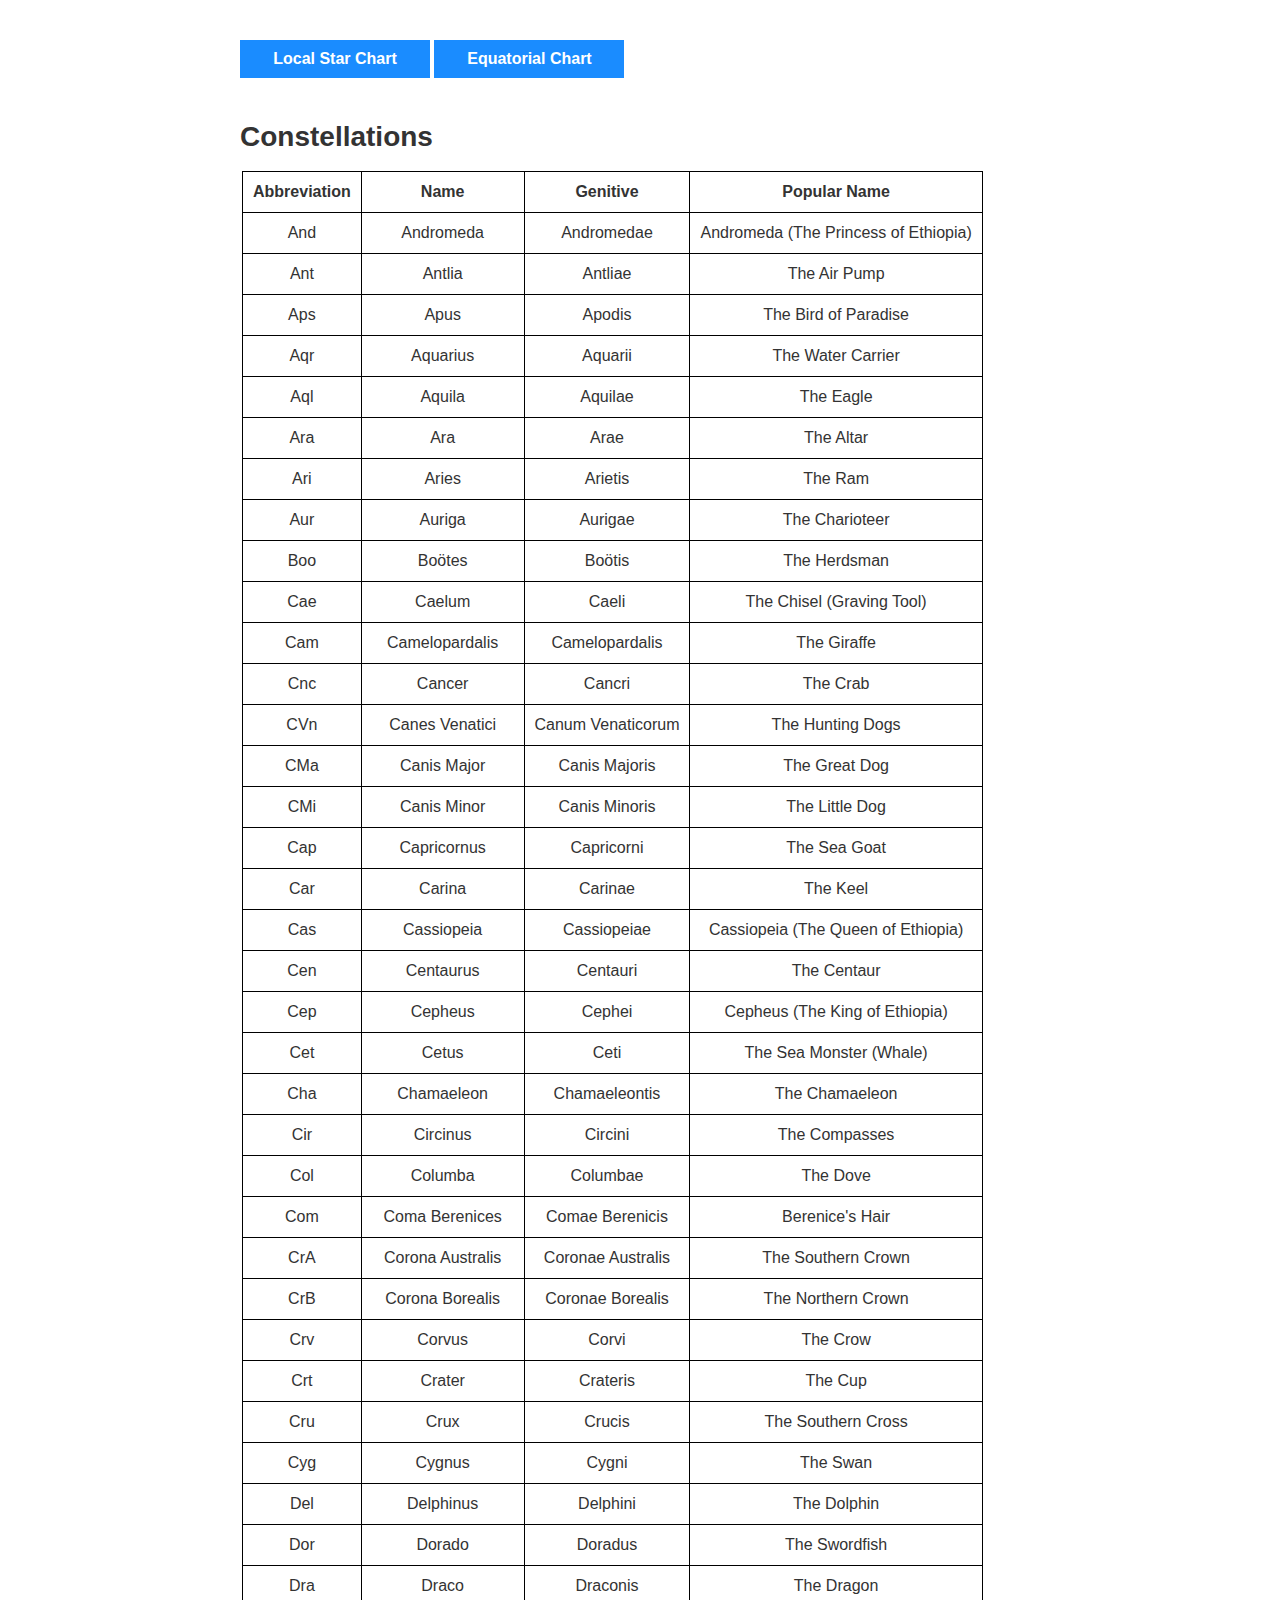
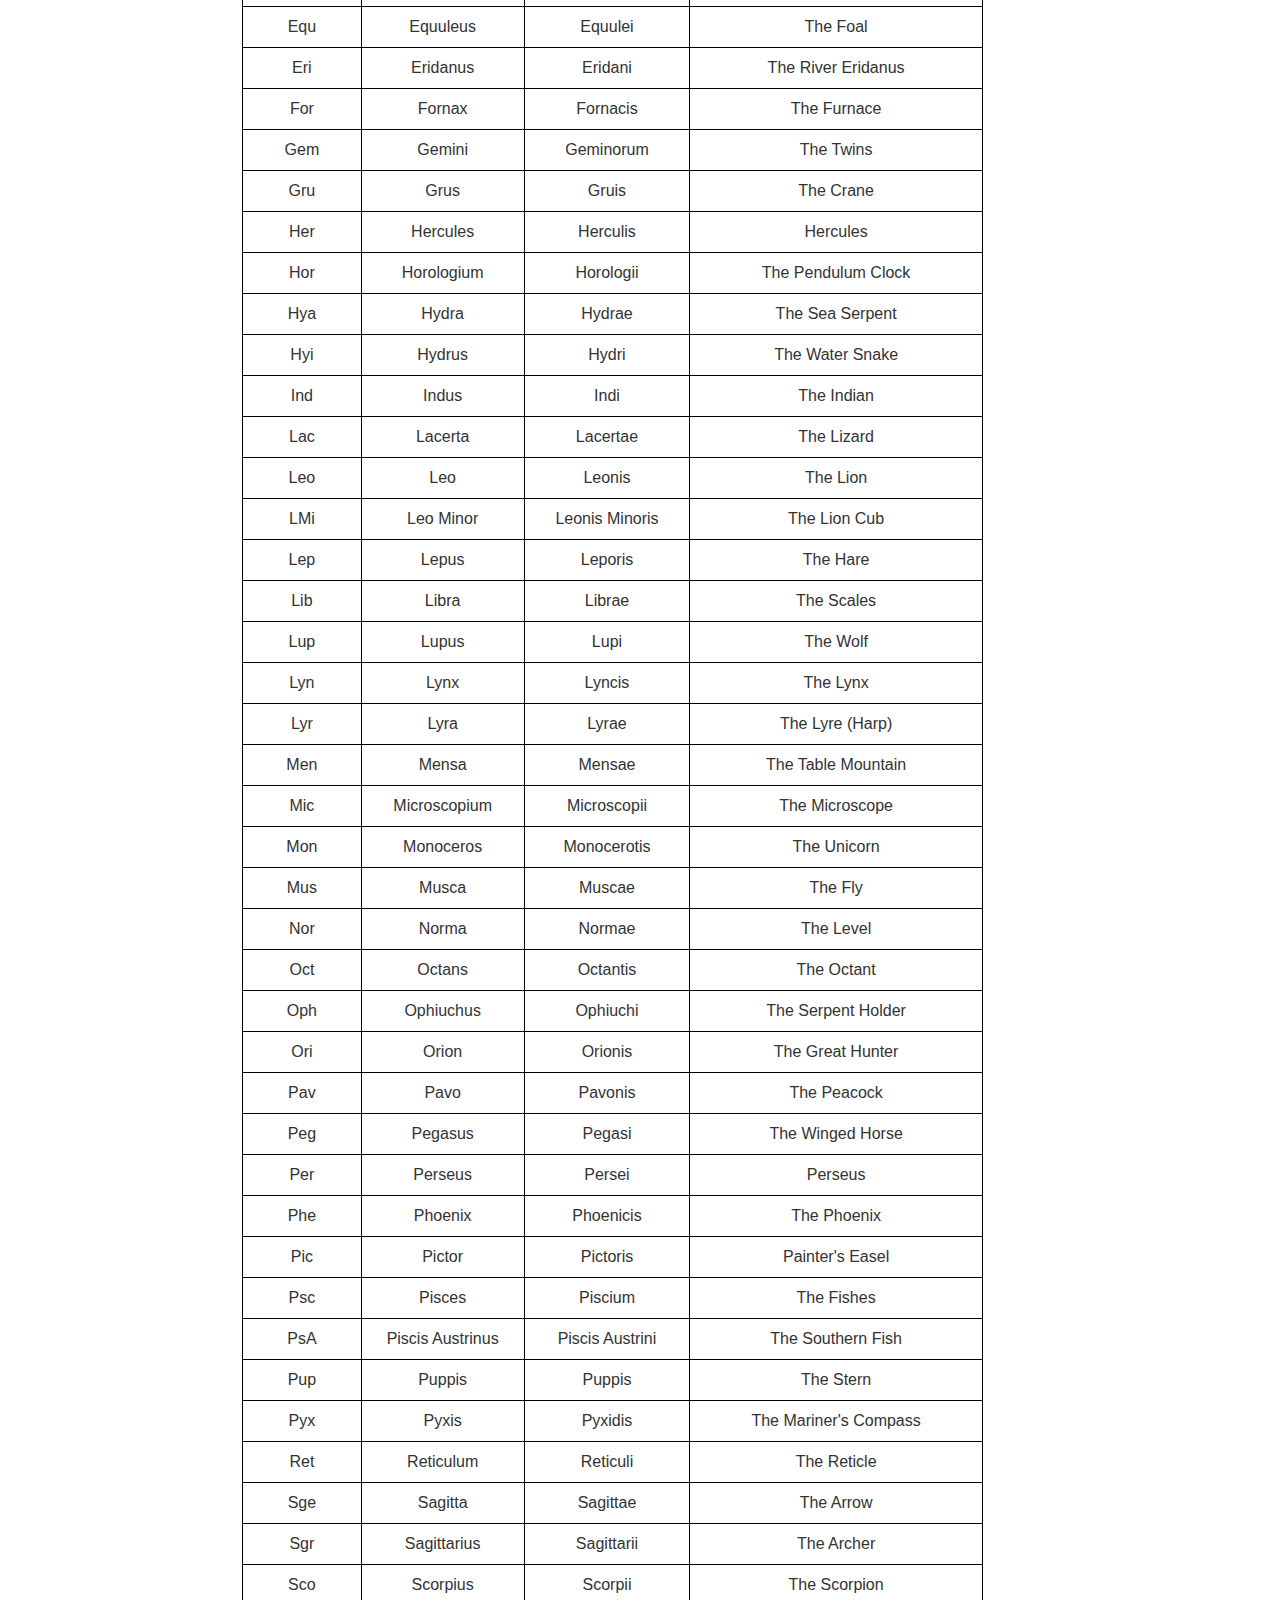
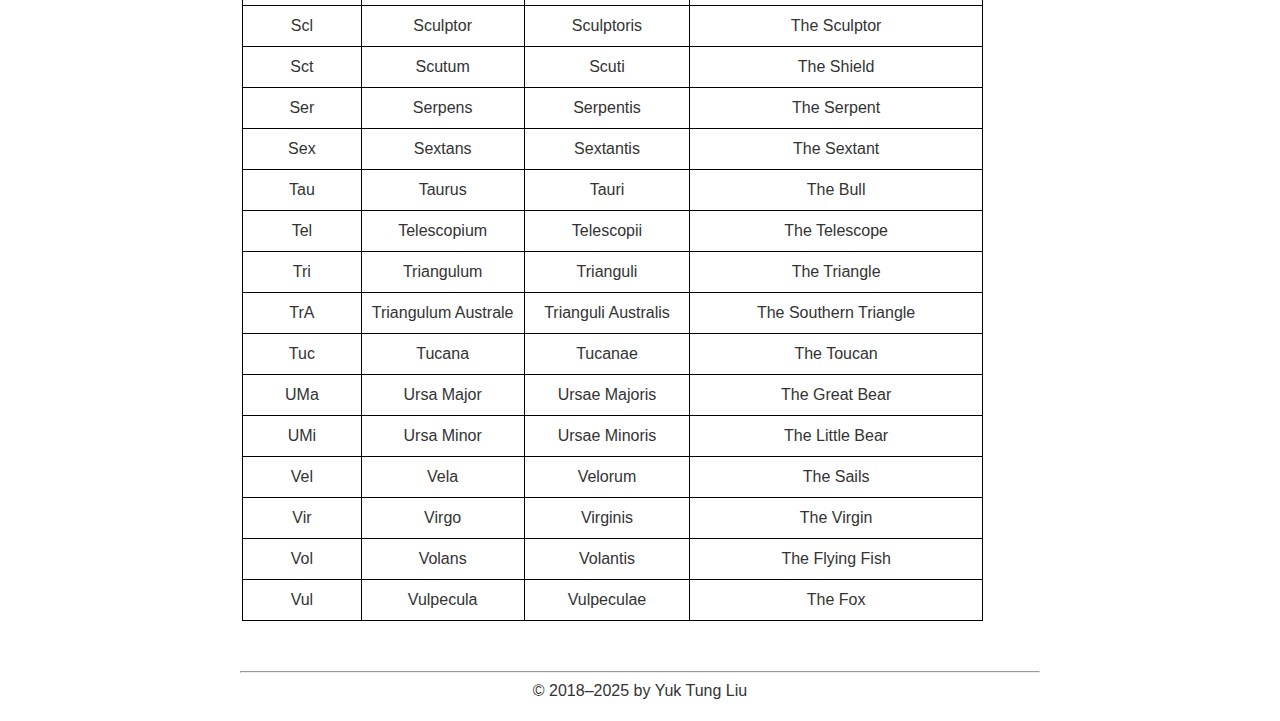
<file: Constellations.html>
<!DOCTYPE html><html><meta name="keywords" content="constellations"><meta charset="UTF-8"><head><link rel="stylesheet" href="sidereal_min.css"><title>Constellations</title></head><body><div style="margin-left:auto;margin-right:auto;max-width:800px"><br><p><button class="menu" onclick='location.href="index.html"'>Local Star Chart</button> <button class="menu" onclick='location.href="chartGCRS.html"'>Equatorial Chart</button></p><br><h1>Constellations</h1><table border="1" cellpadding="5"><tr><th>Abbreviation</th><th>Name</th><th>Genitive</th><th>Popular Name</th></tr><tr><td>And</td><td>Andromeda</td><td>Andromedae</td><td>Andromeda (The Princess of Ethiopia)</td></tr><tr><td>Ant</td><td>Antlia</td><td>Antliae</td><td>The Air Pump</td></tr><tr><td>Aps</td><td>Apus</td><td>Apodis</td><td>The Bird of Paradise</td></tr><tr><td>Aqr</td><td>Aquarius</td><td>Aquarii</td><td>The Water Carrier</td></tr><tr><td>Aql</td><td>Aquila</td><td>Aquilae</td><td>The Eagle</td></tr><tr><td>Ara</td><td>Ara</td><td>Arae</td><td>The Altar</td></tr><tr><td>Ari</td><td>Aries</td><td>Arietis</td><td>The Ram</td></tr><tr><td>Aur</td><td>Auriga</td><td>Aurigae</td><td>The Charioteer</td></tr><tr><td>Boo</td><td>Bo&ouml;tes</td><td>Bo&ouml;tis</td><td>The Herdsman</td></tr><tr><td>Cae</td><td>Caelum</td><td>Caeli</td><td>The Chisel (Graving Tool)</td></tr><tr><td>Cam</td><td>Camelopardalis</td><td>Camelopardalis</td><td>The Giraffe</td></tr><tr><td>Cnc</td><td>Cancer</td><td>Cancri</td><td>The Crab</td></tr><tr><td>CVn</td><td>Canes Venatici</td><td>Canum Venaticorum</td><td>The Hunting Dogs</td></tr><tr><td>CMa</td><td>Canis Major</td><td>Canis Majoris</td><td>The Great Dog</td></tr><tr><td>CMi</td><td>Canis Minor</td><td>Canis Minoris</td><td>The Little Dog</td></tr><tr><td>Cap</td><td>Capricornus</td><td>Capricorni</td><td>The Sea Goat</td></tr><tr><td>Car</td><td>Carina</td><td>Carinae</td><td>The Keel</td></tr><tr><td>Cas</td><td>Cassiopeia</td><td>Cassiopeiae</td><td>Cassiopeia (The Queen of Ethiopia)</td></tr><tr><td>Cen</td><td>Centaurus</td><td>Centauri</td><td>The Centaur</td></tr><tr><td>Cep</td><td>Cepheus</td><td>Cephei</td><td>Cepheus (The King of Ethiopia)</td></tr><tr><td>Cet</td><td>Cetus</td><td>Ceti</td><td>The Sea Monster (Whale)</td></tr><tr><td>Cha</td><td>Chamaeleon</td><td>Chamaeleontis</td><td>The Chamaeleon</td></tr><tr><td>Cir</td><td>Circinus</td><td>Circini</td><td>The Compasses</td></tr><tr><td>Col</td><td>Columba</td><td>Columbae</td><td>The Dove</td></tr><tr><td>Com</td><td>Coma Berenices</td><td>Comae Berenicis</td><td>Berenice's Hair</td></tr><tr><td>CrA</td><td>Corona Australis</td><td>Coronae Australis</td><td>The Southern Crown</td></tr><tr><td>CrB</td><td>Corona Borealis</td><td>Coronae Borealis</td><td>The Northern Crown</td></tr><tr><td>Crv</td><td>Corvus</td><td>Corvi</td><td>The Crow</td></tr><tr><td>Crt</td><td>Crater</td><td>Crateris</td><td>The Cup</td></tr><tr><td>Cru</td><td>Crux</td><td>Crucis</td><td>The Southern Cross</td></tr><tr><td>Cyg</td><td>Cygnus</td><td>Cygni</td><td>The Swan</td></tr><tr><td>Del</td><td>Delphinus</td><td>Delphini</td><td>The Dolphin</td></tr><tr><td>Dor</td><td>Dorado</td><td>Doradus</td><td>The Swordfish</td></tr><tr><td>Dra</td><td>Draco</td><td>Draconis</td><td>The Dragon</td></tr><tr><td>Equ</td><td>Equuleus</td><td>Equulei</td><td>The Foal</td></tr><tr><td>Eri</td><td>Eridanus</td><td>Eridani</td><td>The River Eridanus</td></tr><tr><td>For</td><td>Fornax</td><td>Fornacis</td><td>The Furnace</td></tr><tr><td>Gem</td><td>Gemini</td><td>Geminorum</td><td>The Twins</td></tr><tr><td>Gru</td><td>Grus</td><td>Gruis</td><td>The Crane</td></tr><tr><td>Her</td><td>Hercules</td><td>Herculis</td><td>Hercules</td></tr><tr><td>Hor</td><td>Horologium</td><td>Horologii</td><td>The Pendulum Clock</td></tr><tr><td>Hya</td><td>Hydra</td><td>Hydrae</td><td>The Sea Serpent</td></tr><tr><td>Hyi</td><td>Hydrus</td><td>Hydri</td><td>The Water Snake</td></tr><tr><td>Ind</td><td>Indus</td><td>Indi</td><td>The Indian</td></tr><tr><td>Lac</td><td>Lacerta</td><td>Lacertae</td><td>The Lizard</td></tr><tr><td>Leo</td><td>Leo</td><td>Leonis</td><td>The Lion</td></tr><tr><td>LMi</td><td>Leo Minor</td><td>Leonis Minoris</td><td>The Lion Cub</td></tr><tr><td>Lep</td><td>Lepus</td><td>Leporis</td><td>The Hare</td></tr><tr><td>Lib</td><td>Libra</td><td>Librae</td><td>The Scales</td></tr><tr><td>Lup</td><td>Lupus</td><td>Lupi</td><td>The Wolf</td></tr><tr><td>Lyn</td><td>Lynx</td><td>Lyncis</td><td>The Lynx</td></tr><tr><td>Lyr</td><td>Lyra</td><td>Lyrae</td><td>The Lyre (Harp)</td></tr><tr><td>Men</td><td>Mensa</td><td>Mensae</td><td>The Table Mountain</td></tr><tr><td>Mic</td><td>Microscopium</td><td>Microscopii</td><td>The Microscope</td></tr><tr><td>Mon</td><td>Monoceros</td><td>Monocerotis</td><td>The Unicorn</td></tr><tr><td>Mus</td><td>Musca</td><td>Muscae</td><td>The Fly</td></tr><tr><td>Nor</td><td>Norma</td><td>Normae</td><td>The Level</td></tr><tr><td>Oct</td><td>Octans</td><td>Octantis</td><td>The Octant</td></tr><tr><td>Oph</td><td>Ophiuchus</td><td>Ophiuchi</td><td>The Serpent Holder</td></tr><tr><td>Ori</td><td>Orion</td><td>Orionis</td><td>The Great Hunter</td></tr><tr><td>Pav</td><td>Pavo</td><td>Pavonis</td><td>The Peacock</td></tr><tr><td>Peg</td><td>Pegasus</td><td>Pegasi</td><td>The Winged Horse</td></tr><tr><td>Per</td><td>Perseus</td><td>Persei</td><td>Perseus</td></tr><tr><td>Phe</td><td>Phoenix</td><td>Phoenicis</td><td>The Phoenix</td></tr><tr><td>Pic</td><td>Pictor</td><td>Pictoris</td><td>Painter's Easel</td></tr><tr><td>Psc</td><td>Pisces</td><td>Piscium</td><td>The Fishes</td></tr><tr><td>PsA</td><td>Piscis Austrinus</td><td>Piscis Austrini</td><td>The Southern Fish</td></tr><tr><td>Pup</td><td>Puppis</td><td>Puppis</td><td>The Stern</td></tr><tr><td>Pyx</td><td>Pyxis</td><td>Pyxidis</td><td>The Mariner's Compass</td></tr><tr><td>Ret</td><td>Reticulum</td><td>Reticuli</td><td>The Reticle</td></tr><tr><td>Sge</td><td>Sagitta</td><td>Sagittae</td><td>The Arrow</td></tr><tr><td>Sgr</td><td>Sagittarius</td><td>Sagittarii</td><td>The Archer</td></tr><tr><td>Sco</td><td>Scorpius</td><td>Scorpii</td><td>The Scorpion</td></tr><tr><td>Scl</td><td>Sculptor</td><td>Sculptoris</td><td>The Sculptor</td></tr><tr><td>Sct</td><td>Scutum</td><td>Scuti</td><td>The Shield</td></tr><tr><td>Ser</td><td>Serpens</td><td>Serpentis</td><td>The Serpent</td></tr><tr><td>Sex</td><td>Sextans</td><td>Sextantis</td><td>The Sextant</td></tr><tr><td>Tau</td><td>Taurus</td><td>Tauri</td><td>The Bull</td></tr><tr><td>Tel</td><td>Telescopium</td><td>Telescopii</td><td>The Telescope</td></tr><tr><td>Tri</td><td>Triangulum</td><td>Trianguli</td><td>The Triangle</td></tr><tr><td>TrA</td><td>Triangulum Australe</td><td>Trianguli Australis</td><td>The Southern Triangle</td></tr><tr><td>Tuc</td><td>Tucana</td><td>Tucanae</td><td>The Toucan</td></tr><tr><td>UMa</td><td>Ursa Major</td><td>Ursae Majoris</td><td>The Great Bear</td></tr><tr><td>UMi</td><td>Ursa Minor</td><td>Ursae Minoris</td><td>The Little Bear</td></tr><tr><td>Vel</td><td>Vela</td><td>Velorum</td><td>The Sails</td></tr><tr><td>Vir</td><td>Virgo</td><td>Virginis</td><td>The Virgin</td></tr><tr><td>Vol</td><td>Volans</td><td>Volantis</td><td>The Flying Fish</td></tr><tr><td>Vul</td><td>Vulpecula</td><td>Vulpeculae</td><td>The Fox</td></tr></table><br><br><footer><hr><p style="text-align:center">&copy; 2018&ndash;2025 by Yuk Tung Liu</p></footer></div></body></html>
</file>
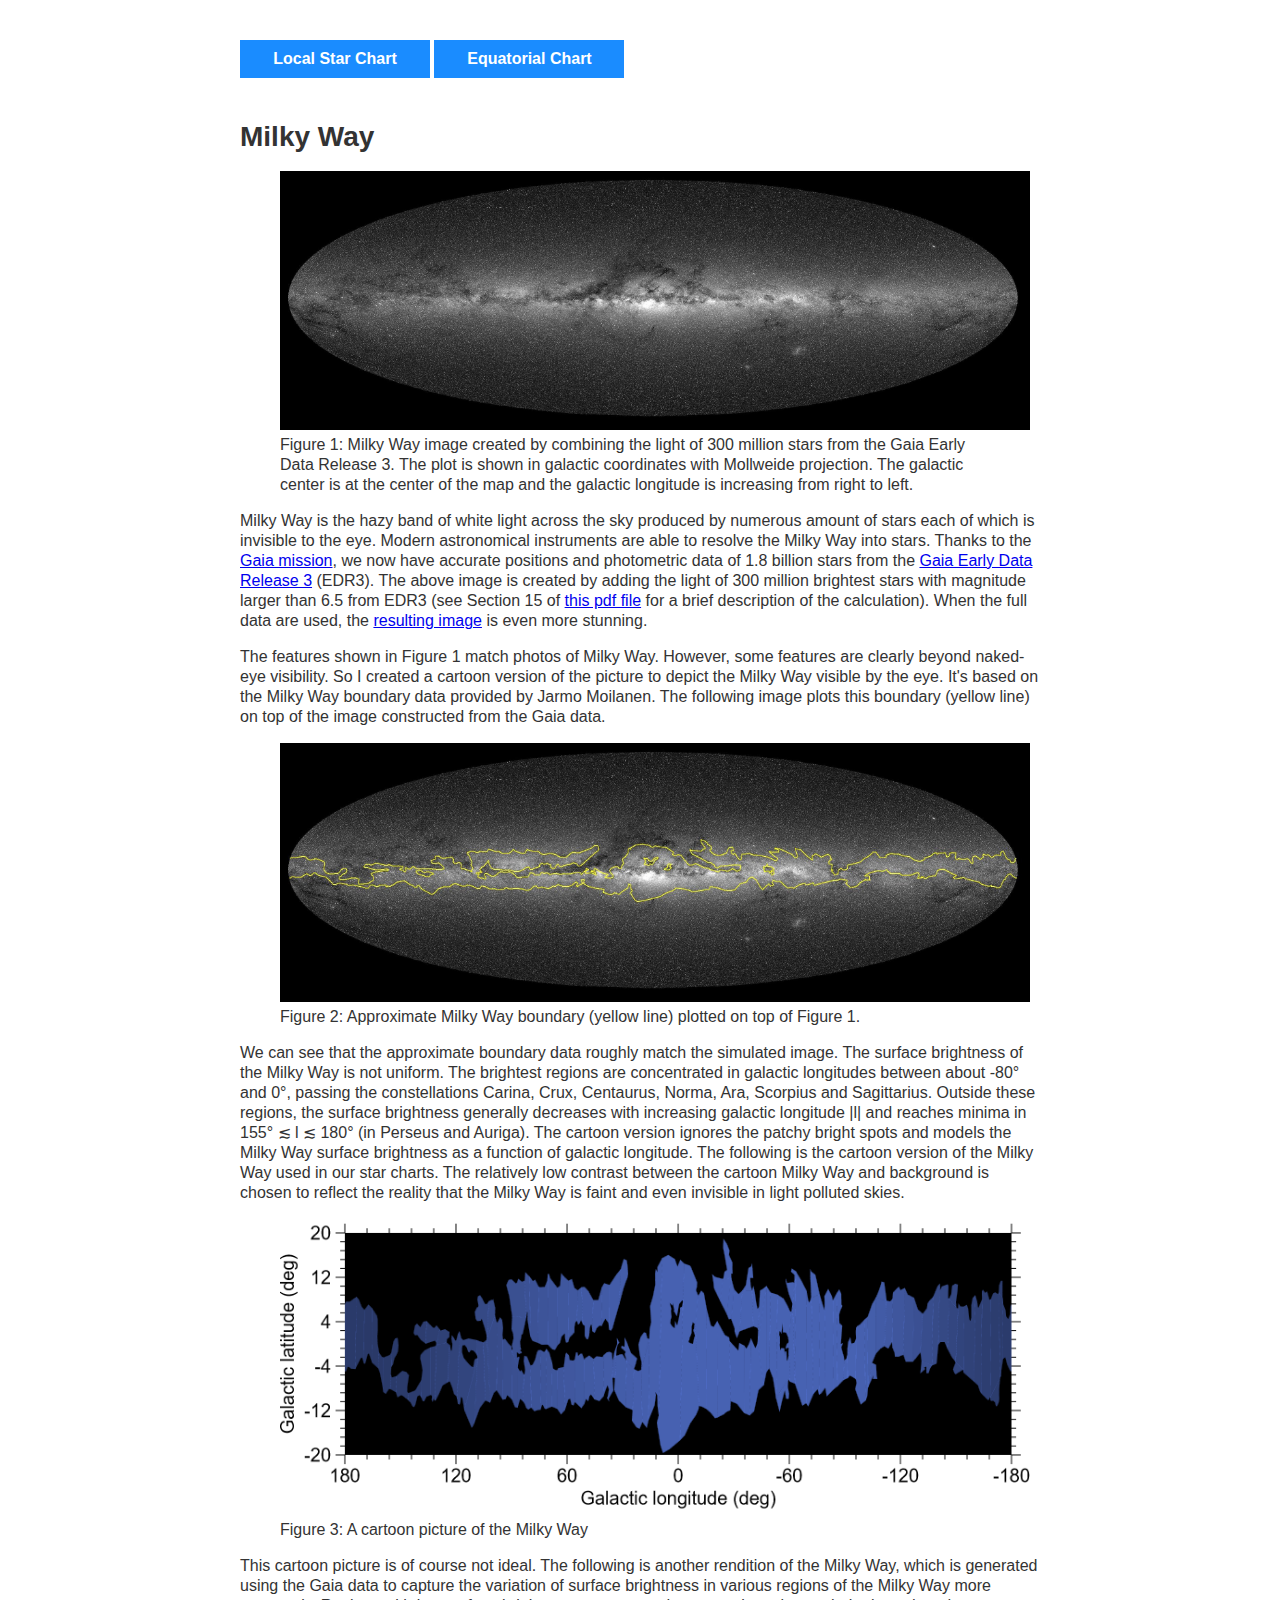
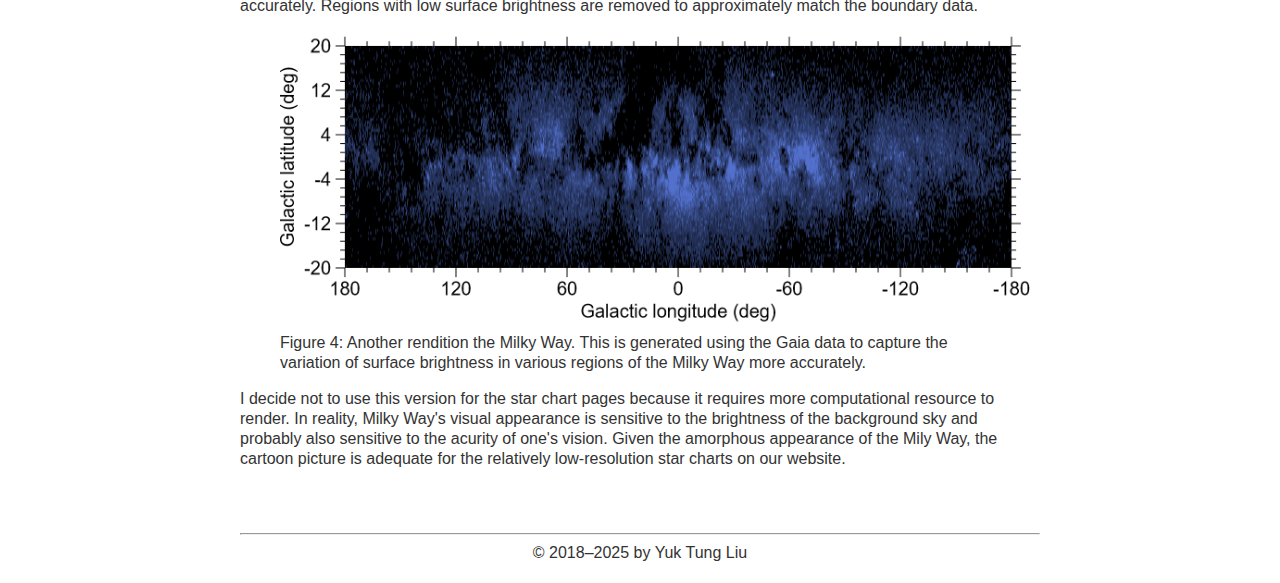
<file: MilkyWay.html>
<!DOCTYPE html><html><meta name="keywords" content="Milky Way"><meta charset="UTF-8"><head><link rel="stylesheet" href="sidereal_min.css"><title>Milky Way</title></head><body><div style="margin-left:auto;margin-right:auto;max-width:800px"><br><p><button class="menu" onclick='location.href="index.html"'>Local Star Chart</button> <button class="menu" onclick='location.href="chartGCRS.html"'>Equatorial Chart</button></p><br><h1>Milky Way</h1><p></p><figure><img src="docs/gaia300M.jpg" alt="Milky Way image from the Gaia data" style="width:750px"><figurecaption>Figure 1: Milky Way image created by combining the light of 300 million stars from the Gaia Early Data Release 3. The plot is shown in galactic coordinates with Mollweide projection. The galactic center is at the center of the map and the galactic longitude is increasing from right to left.</figurecaption></figure><p></p><p>Milky Way is the hazy band of white light across the sky produced by numerous amount of stars each of which is invisible to the eye. Modern astronomical instruments are able to resolve the Milky Way into stars. Thanks to the <a href="https://sci.esa.int/web/gaia" target="_blank">Gaia mission</a>, we now have accurate positions and photometric data of 1.8 billion stars from the <a href="https://www.cosmos.esa.int/web/gaia/early-data-release-3" target="_blank">Gaia Early Data Release 3</a> (EDR3). The above image is created by adding the light of 300 million brightest stars with magnitude larger than 6.5 from EDR3 (see Section 15 of <a href="docs/star_charts.pdf" target="_blank">this pdf file</a> for a brief description of the calculation). When the full data are used, the <a href="https://sci.esa.int/web/gaia/-/the-colour-of-the-sky-from-gaia-s-early-data-release-3-equirectangular-projection" target="_blank">resulting image</a> is even more stunning.</p><p>The features shown in Figure 1 match photos of Milky Way. However, some features are clearly beyond naked-eye visibility. So I created a cartoon version of the picture to depict the Milky Way visible by the eye. It's based on the Milky Way boundary data provided by Jarmo Moilanen. The following image plots this boundary (yellow line) on top of the image constructed from the Gaia data.</p><p></p><figure><img src="docs/gaia300M_approxBD.jpg" alt="Milky Way from Gaia and boundary data" style="width:750px"><figurecaption>Figure 2: Approximate Milky Way boundary (yellow line) plotted on top of Figure 1.</figurecaption></figure><p></p><p>We can see that the approximate boundary data roughly match the simulated image. The surface brightness of the Milky Way is not uniform. The brightest regions are concentrated in galactic longitudes between about -80&deg; and 0&deg;, passing the constellations Carina, Crux, Centaurus, Norma, Ara, Scorpius and Sagittarius. Outside these regions, the surface brightness generally decreases with increasing galactic longitude |l| and reaches minima in 155&deg; &lsim; l &lsim; 180&deg; (in Perseus and Auriga). The cartoon version ignores the patchy bright spots and models the Milky Way surface brightness as a function of galactic longitude. The following is the cartoon version of the Milky Way used in our star charts. The relatively low contrast between the cartoon Milky Way and background is chosen to reflect the reality that the Milky Way is faint and even invisible in light polluted skies.</p><p></p><figure><img src="docs/milkyWay_cartoon.png" alt="Milky Way cartoon, version" style="width:750px"><figurecaption>Figure 3: A cartoon picture of the Milky Way</figurecaption></figure><p></p><p>This cartoon picture is of course not ideal. The following is another rendition of the Milky Way, which is generated using the Gaia data to capture the variation of surface brightness in various regions of the Milky Way more accurately. Regions with low surface brightness are removed to approximately match the boundary data.</p><p></p><figure><img src="docs/MilkyWay_v2.png" alt="Better version of the Milky Way picture" style="width:750px"><figurecaption>Figure 4: Another rendition the Milky Way. This is generated using the Gaia data to capture the variation of surface brightness in various regions of the Milky Way more accurately.</figurecaption></figure><p></p><p>I decide not to use this version for the star chart pages because it requires more computational resource to render. In reality, Milky Way's visual appearance is sensitive to the brightness of the background sky and probably also sensitive to the acurity of one's vision. Given the amorphous appearance of the Mily Way, the cartoon picture is adequate for the relatively low-resolution star charts on our website.</p><br><br><footer><hr><p style="text-align:center">&copy; 2018&ndash;2025 by Yuk Tung Liu</p></footer></div></body></html>
</file>
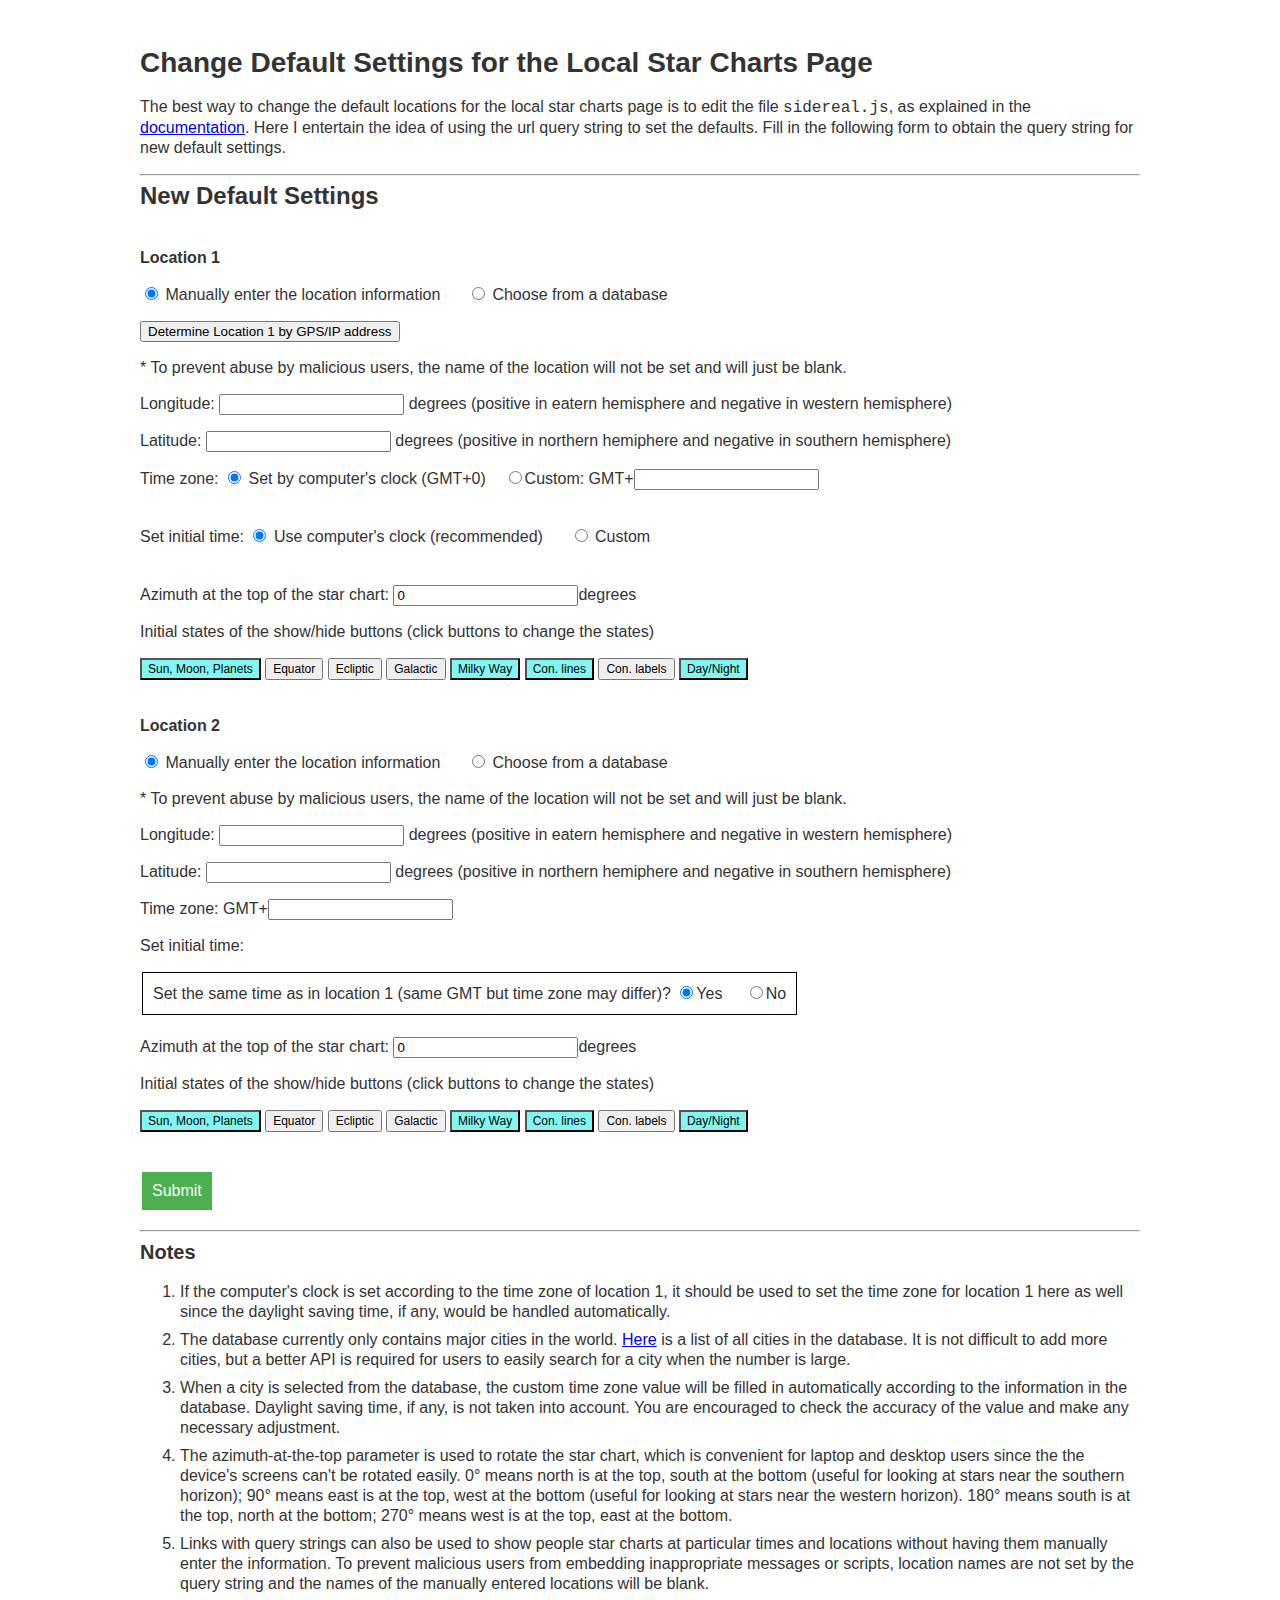
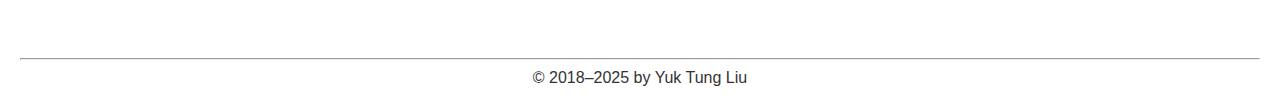
<file: set_defaults.html>
<!DOCTYPE html><html><meta charset="UTF-8"><head><link rel="stylesheet" href="sidereal_min.css"><title>Change Default Settings</title><style>.result{color:brown}</style><script src="jquery-3.6.4.min.js"></script><script src="set_defaults_min.js"></script></head><body><div id="wrapper"><br><h1>Change Default Settings for the Local Star Charts Page</h1><p>The best way to change the default locations for the local star charts page is to edit the file <code>sidereal.js</code>, as explained in the <a href="docs/star_charts.pdf">documentation</a>. Here I entertain the idea of using the url query string to set the defaults. Fill in the following form to obtain the query string for new default settings.</p><hr><h2>New Default Settings</h2><br><p><b>Location 1</b></p><p><input type="radio" id="Loc1Manual" name="Loc1Button" onclick="switchLocForm(1,0)"> <label for="Loc1Manual">Manually enter the location information</label>&nbsp;&nbsp;&nbsp;&nbsp;&nbsp; <input type="radio" id="Loc1Select" name="Loc1Button" onclick="switchLocForm(1,1)"> <label for="Loc1Select">Choose from a database</label></p><div id="Loc1Form0"><p id="geoloc"><button onclick="geoloc()">Determine Location 1 by GPS/IP address</button> <span id="geolocmessage"></span></p><p id="geolocerr" style="color:red"></p><p>* To prevent abuse by malicious users, the name of the location will not be set and will just be blank.</p><p>Longitude: <input type="number" id="long1in" step="any" min="-180" max="180"> degrees (positive in eatern hemisphere and negative in western hemisphere)</p><p>Latitude: <input type="number" id="lat1in" step="any" min="-90" max="90"> degrees (positive in northern hemiphere and negative in southern hemisphere)</p><p>Time zone: <input type="radio" id="tz1Computer" name="tz1radio"> <label for="tz1Computer">Set by computer's clock</label> <span id="tz1ClockSpan"></span>&nbsp;&nbsp;&nbsp; <input type="radio" id="tz1Custom" name="tz1radio"><label for="tz1Custom">Custom:</label> GMT+<input type="number" id="tz1in" step="any" min="-12" max="12"></p><br></div><div id="Loc1Form1" style="display:none"></div><p>Set initial time: <input type="radio" id="setTimeComputer" name="setTime1" onclick='showHide("timeInputLoc1",0)'> <label for="setTimeComputer">Use computer's clock (recommended)</label>&nbsp;&nbsp;&nbsp;&nbsp;&nbsp; <input type="radio" id="setTimeCustom" name="setTime1" onclick='showHide("timeInputLoc1",1)'> <label for="setTimeCustom">Custom</label></p><table><tr class="timeInputLoc1"><td>Year: <input type="number" id="year1in" step="1" min="-200000" max="200000"></td><td>Month: <input type="number" id="month1in" step="1" min="1" max="12"></td><td>Day: <input type="number" id="day1in" step="1" min="1" max="31"></td></tr><tr class="timeInputLoc1"><td>Hour: <input type="number" id="hour1in" step="1" min="0" max="23"></td><td>Minute: <input type="number" id="minute1in" step="1" min="0" max="59"></td><td>Second: <input type="number" id="second1in" step="1" min="0" max="59"></td></tr></table><br><p>Azimuth at the top of the star chart: <input type="number" id="azi1" step="1" value="0" size="5">degrees</p><p>Initial states of the show/hide buttons (click buttons to change the states)</p><div class="control"><p><button id="showPlanets1" class="active" onclick='toggleActive(1,"Planets")'>Sun, Moon, Planets</button> <button id="showEquator1" onclick='toggleActive(1,"Equator")'>Equator</button> <button id="showEcliptic1" onclick='toggleActive(1,"Ecliptic")'>Ecliptic</button> <button id="showGalactic1" onclick='toggleActive(1,"Galactic")'>Galactic</button> <button id="showMilkyWay1" class="active" onclick='toggleActive(1,"MilkyWay")'>Milky Way</button> <button id="showConLines1" class="active" onclick='toggleActive(1,"ConLines")'>Con. lines</button> <button id="showConLab1" onclick='toggleActive(1,"ConLab")'>Con. labels</button> <button id="showDayNight1" class="active" onclick='toggleActive(1,"DayNight")'>Day/Night</button></p></div><br><p><b>Location 2</b></p><p><input type="radio" id="Loc2Manual" name="Loc2Button" onclick="switchLocForm(2,0)"> <label for="Loc2Manual">Manually enter the location information</label>&nbsp;&nbsp;&nbsp;&nbsp;&nbsp; <input type="radio" id="Loc2Select" name="Loc2Button" onclick="switchLocForm(2,1)"> <label for="Loc2Select">Choose from a database</label></p><div id="Loc2Form0"><p>* To prevent abuse by malicious users, the name of the location will not be set and will just be blank.</p><p>Longitude: <input type="number" id="long2in" step="any" min="-180" max="180"> degrees (positive in eatern hemisphere and negative in western hemisphere)</p><p>Latitude: <input type="number" id="lat2in" step="any" min="-90" max="90"> degrees (positive in northern hemiphere and negative in southern hemisphere)</p><p>Time zone: GMT+<input type="number" id="tz2in" step="any" min="-12" max="12"></p></div><div id="Loc2Form1" style="display:none"></div><p>Set initial time:</p><table><tr><td colspan="3">Set the same time as in location 1 (same GMT but time zone may differ)? <input onchange='showHide("timeInputLoc2",0)' type="radio" id="synTimeYes" value="1" name="synTime"><label for="synTimeYes">Yes</label> &nbsp;&nbsp;&nbsp; <input onchange='showHide("timeInputLoc2",1)' type="radio" id="synTimeNo" name="synTime" value="0"><label for="synTimeNo">No</label></td></tr><tr class="timeInputLoc2"><td>Year: <input type="number" id="year2in" step="1" min="-200000" max="200000"></td><td>Month: <input type="number" id="month2in" step="1" min="1" max="12"></td><td>Day: <input type="number" id="day2in" step="1" min="1" max="31"></td></tr><tr class="timeInputLoc2"><td>Hour: <input type="number" id="hour2in" step="1" min="0" max="23"></td><td>Minute: <input type="number" id="minute2in" step="1" min="0" max="59"></td><td>Second: <input type="number" id="second2in" step="1" min="0" max="59"></td></tr></table><br><p>Azimuth at the top of the star chart: <input type="number" id="azi2" step="1" value="0" size="5">degrees</p><p>Initial states of the show/hide buttons (click buttons to change the states)</p><div class="control"><p><button id="showPlanets2" class="active" onclick='toggleActive(2,"Planets")'>Sun, Moon, Planets</button> <button id="showEquator2" onclick='toggleActive(2,"Equator")'>Equator</button> <button id="showEcliptic2" onclick='toggleActive(2,"Ecliptic")'>Ecliptic</button> <button id="showGalactic2" onclick='toggleActive(2,"Galactic")'>Galactic</button> <button id="showMilkyWay2" class="active" onclick='toggleActive(2,"MilkyWay")'>Milky Way</button> <button id="showConLines2" class="active" onclick='toggleActive(2,"ConLines")'>Con. lines</button> <button id="showConLab2" onclick='toggleActive(2,"ConLab")'>Con. labels</button> <button id="showDayNight2" class="active" onclick='toggleActive(2,"DayNight")'>Day/Night</button></p></div><br><p><input type="button" value="Submit" onclick="generateQueryString()"></p><div id="result"></div><hr><h3>Notes</h3><ol><li>If the computer's clock is set according to the time zone of location 1, it should be used to set the time zone for location 1 here as well since the daylight saving time, if any, would be handled automatically.</li><li>The database currently only contains major cities in the world. <a href="city.html">Here</a> is a list of all cities in the database. It is not difficult to add more cities, but a better API is required for users to easily search for a city when the number is large.</li><li>When a city is selected from the database, the custom time zone value will be filled in automatically according to the information in the database. Daylight saving time, if any, is not taken into account. You are encouraged to check the accuracy of the value and make any necessary adjustment.</li><li>The azimuth-at-the-top parameter is used to rotate the star chart, which is convenient for laptop and desktop users since the the device's screens can't be rotated easily. 0&deg; means north is at the top, south at the bottom (useful for looking at stars near the southern horizon); 90&deg; means east is at the top, west at the bottom (useful for looking at stars near the western horizon). 180&deg; means south is at the top, north at the bottom; 270&deg; means west is at the top, east at the bottom.</li><li>Links with query strings can also be used to show people star charts at particular times and locations without having them manually enter the information. To prevent malicious users from embedding inappropriate messages or scripts, location names are not set by the query string and the names of the manually entered locations will be blank.</li></ol></div><noscript><h2>Oops!</h2><p>You must enable JavaScript to use this page.</p><p>Please enable JavaScript and reload.</p></noscript><br><br><footer><hr><p style="text-align:center">&copy; 2018&ndash;2025 by Yuk Tung Liu</p></footer><script>init()</script></body></html>
</file>
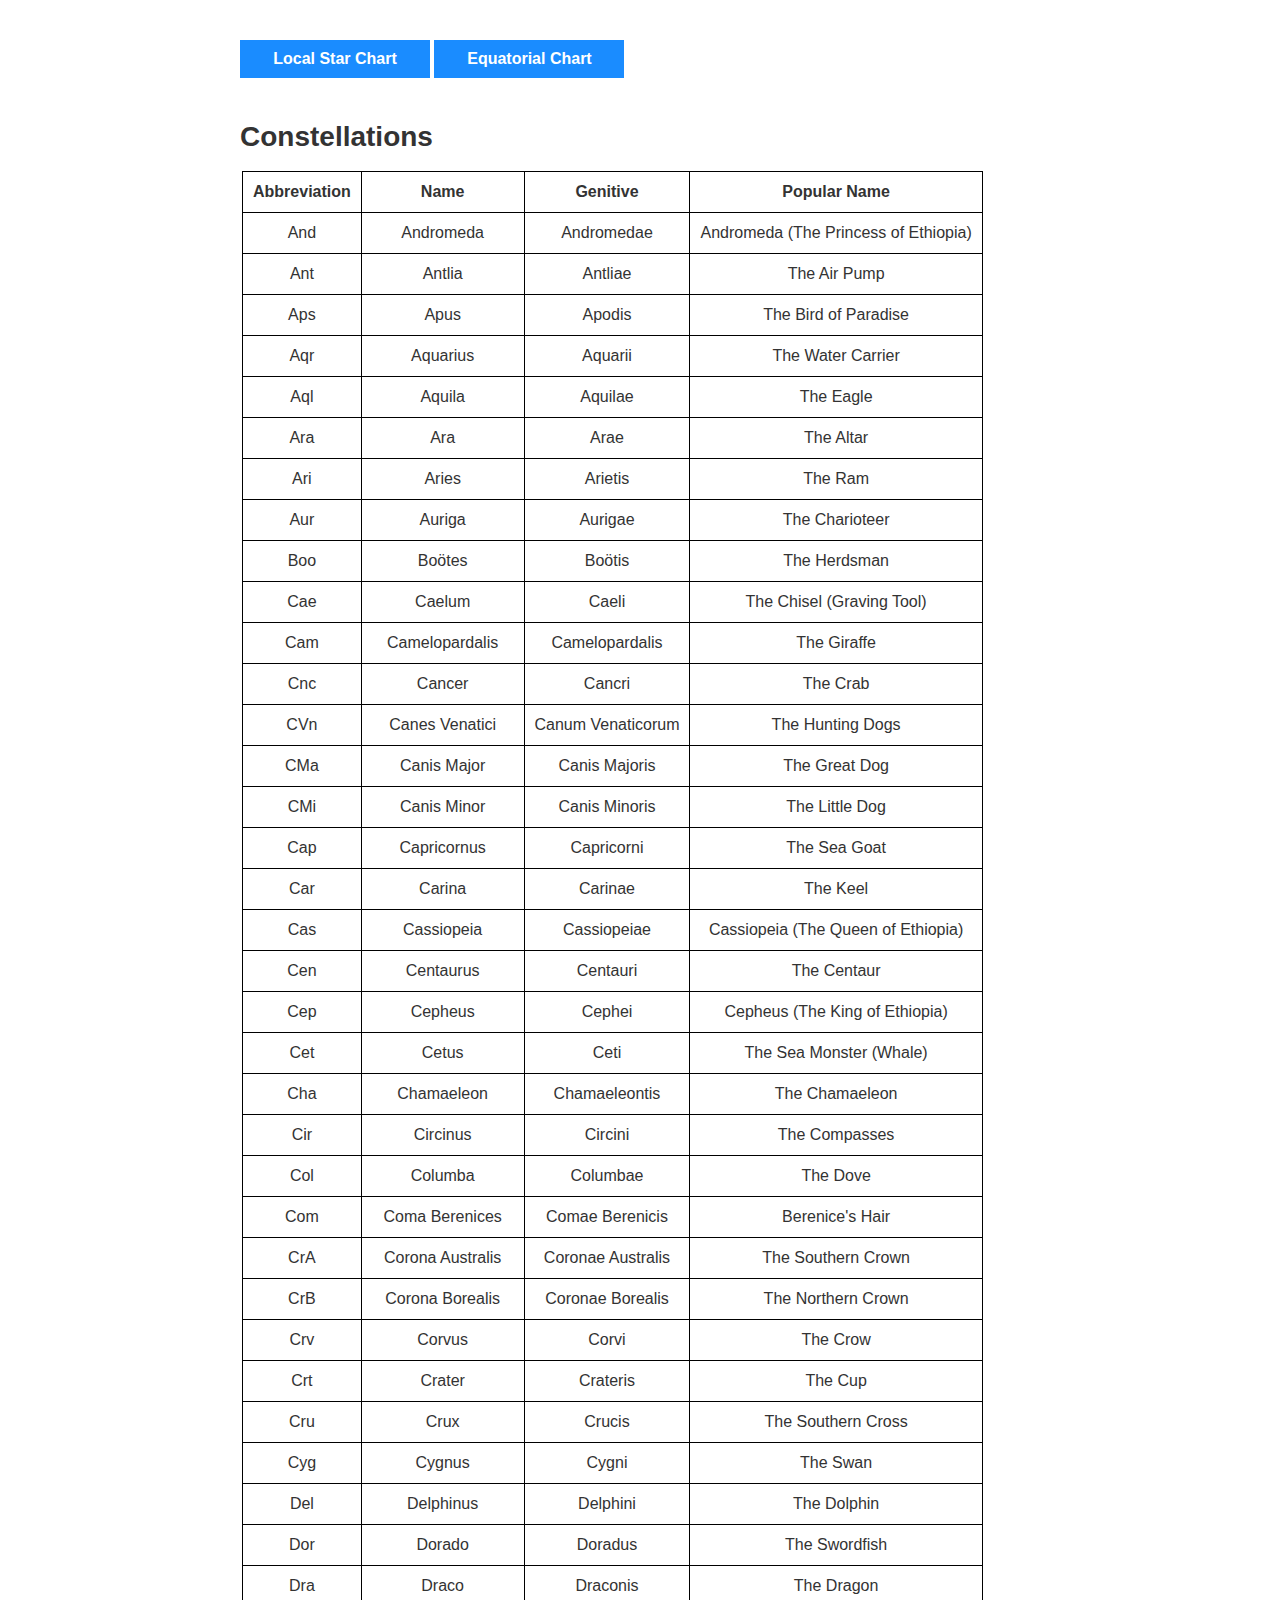
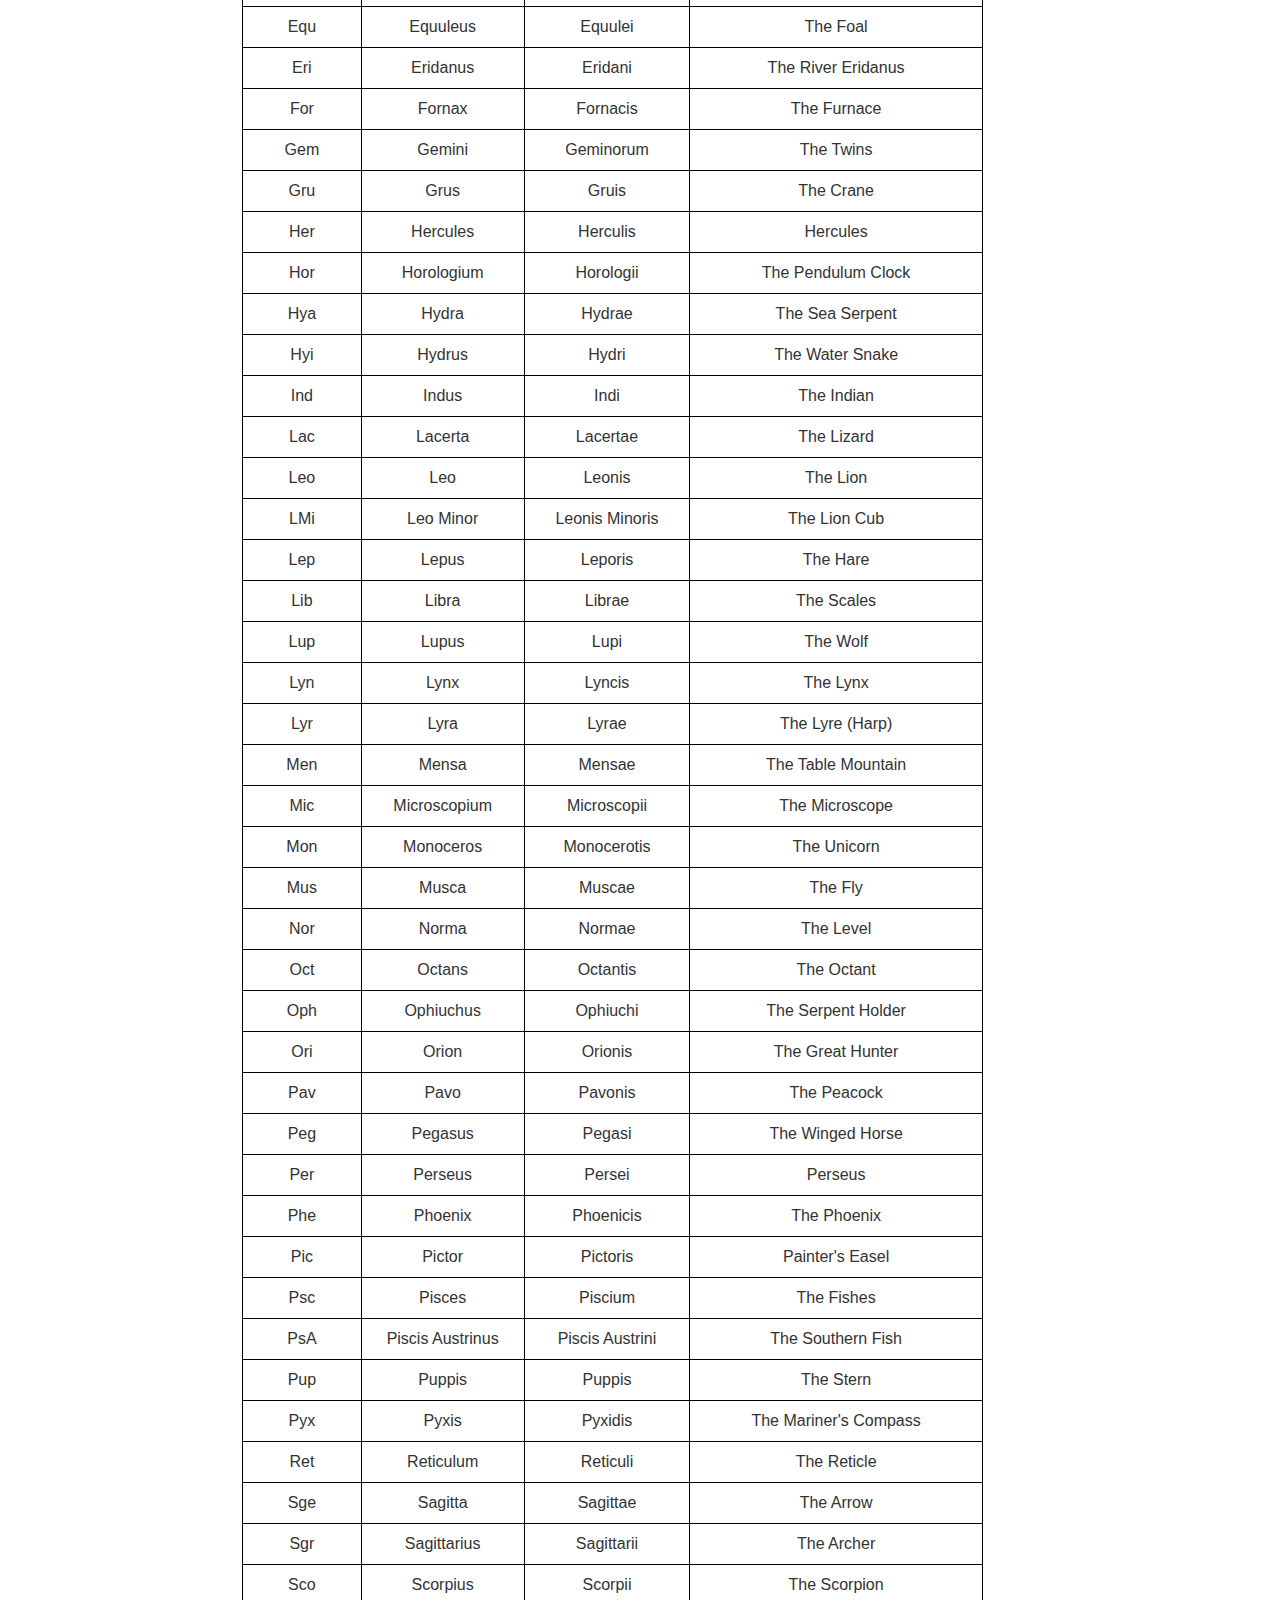
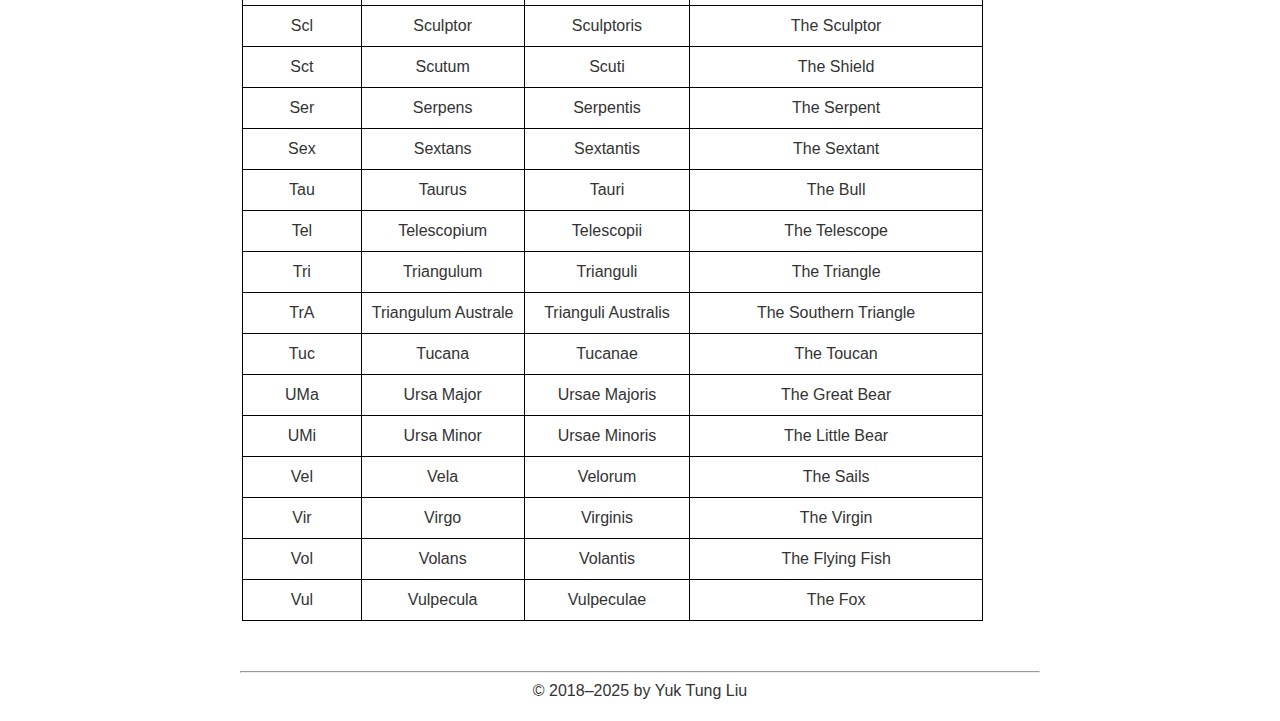
<file: src/Constellations.html>
<!DOCTYPE html>
<html>
<meta name="keywords" content="constellations" />
<meta charset="UTF-8" />
<head>
<link rel="stylesheet" href="sidereal.css">
<title>Constellations</title></head>
<body>
<div style="margin-left:auto; margin-right:auto; max-width:800px;">
<br /> 
<p><button class="menu" onclick="location.href='index.html'">Local Star Chart</button>
<button class="menu" onclick="location.href='chartGCRS.html';">Equatorial Chart</button>
</p>
<br />

<h1>Constellations</h1>

<table border="1" cellpadding="5">
<tr><th>Abbreviation</th> <th>Name</th> <th>Genitive</th> <th>Popular Name</th>
</tr>

<tr>
<td>And</td> <td>Andromeda</td> <td>Andromedae</td> <td>Andromeda (The Princess of Ethiopia)</td>
</tr>

<tr>
<td>Ant</td> <td>Antlia</td> <td>Antliae</td> <td>The Air Pump</td>
</tr>

<tr>
<td>Aps</td> <td>Apus</td> <td>Apodis</td> <td>The Bird of Paradise</td>
</tr>

<tr>
<td>Aqr</td> <td>Aquarius</td> <td>Aquarii</td> <td>The Water Carrier</td>
</tr>

<tr>
<td>Aql</td> <td>Aquila</td> <td>Aquilae</td> <td>The Eagle</td>
</tr>

<tr>
<td>Ara</td> <td>Ara</td> <td>Arae</td> <td>The Altar</td>
</tr>

<tr>
<td>Ari</td> <td>Aries</td> <td>Arietis</td> <td>The Ram</td>
</tr>

<tr>
<td>Aur</td> <td>Auriga</td> <td>Aurigae</td> <td>The Charioteer</td>
</tr>

<tr>
<td>Boo</td> <td>Bo&ouml;tes</td> <td>Bo&ouml;tis</td> <td>The Herdsman</td>
</tr>

<tr>
<td>Cae</td> <td>Caelum</td> <td>Caeli</td> <td>The Chisel (Graving Tool)</td>
</tr>

<tr>
<td>Cam</td> <td>Camelopardalis</td> <td>Camelopardalis</td> <td>The Giraffe</td>
</tr>

<tr>
<td>Cnc</td> <td>Cancer</td> <td>Cancri</td> <td>The Crab</td>
</tr>

<tr>
<td>CVn</td> <td>Canes Venatici</td> <td>Canum Venaticorum</td> <td>The Hunting Dogs</td>
</tr>

<tr>
<td>CMa</td> <td>Canis Major</td> <td>Canis Majoris</td> <td>The Great Dog</td>
</tr>

<tr>
<td>CMi</td> <td>Canis Minor</td> <td>Canis Minoris</td> <td>The Little Dog</td>
</tr>

<tr>
<td>Cap</td> <td>Capricornus</td> <td>Capricorni</td> <td>The Sea Goat</td>
</tr>

<tr>
<td>Car</td> <td>Carina</td> <td>Carinae</td> <td>The Keel</td>
</tr>

<tr>
<td>Cas</td> <td>Cassiopeia</td> <td>Cassiopeiae</td> <td>Cassiopeia (The Queen of Ethiopia)</td>
</tr>

<tr>
<td>Cen</td> <td>Centaurus</td> <td>Centauri</td> <td>The Centaur</td>
</tr>

<tr>
<td>Cep</td> <td>Cepheus</td> <td>Cephei</td> <td>Cepheus (The King of Ethiopia)</td>
</tr>

<tr>
<td>Cet</td> <td>Cetus</td> <td>Ceti</td> <td>The Sea Monster (Whale)</td>
</tr>

<tr>
<td>Cha</td> <td>Chamaeleon</td> <td>Chamaeleontis</td> <td>The Chamaeleon</td>
</tr>

<tr>
<td>Cir</td> <td>Circinus</td> <td>Circini</td> <td>The Compasses</td>
</tr>

<tr>
<td>Col</td> <td>Columba</td> <td>Columbae</td> <td>The Dove</td>
</tr>

<tr>
<td>Com</td> <td>Coma Berenices</td> <td>Comae Berenicis</td> <td>Berenice's Hair</td>
</tr>

<tr>
<td>CrA</td> <td>Corona Australis</td> <td>Coronae Australis</td> <td>The Southern Crown</td>
</tr>

<tr>
<td>CrB</td> <td>Corona Borealis</td> <td>Coronae Borealis</td> <td>The Northern Crown</td>
</tr>

<tr>
<td>Crv</td> <td>Corvus</td> <td>Corvi</td> <td>The Crow</td>
</tr>

<tr>
<td>Crt</td> <td>Crater</td> <td>Crateris</td> <td>The Cup</td>
</tr>

<tr>
<td>Cru</td> <td>Crux</td> <td>Crucis</td> <td>The Southern Cross</td>
</tr>

<tr>
<td>Cyg</td> <td>Cygnus</td> <td>Cygni</td> <td>The Swan</td>
</tr>

<tr>
<td>Del</td> <td>Delphinus</td> <td>Delphini</td> <td>The Dolphin</td>
</tr>

<tr>
<td>Dor</td> <td>Dorado</td> <td>Doradus</td> <td>The Swordfish</td>
</tr>

<tr>
<td>Dra</td> <td>Draco</td> <td>Draconis</td> <td>The Dragon</td>
</tr>

<tr>
<td>Equ</td> <td>Equuleus</td> <td>Equulei</td> <td>The Foal</td>
</tr>

<tr>
<td>Eri</td> <td>Eridanus</td> <td>Eridani</td> <td>The River Eridanus</td>
</tr>

<tr>
<td>For</td> <td>Fornax</td> <td>Fornacis</td> <td>The Furnace</td>
</tr>

<tr>
<td>Gem</td> <td>Gemini</td> <td>Geminorum</td> <td>The Twins</td>
</tr>

<tr>
<td>Gru</td> <td>Grus</td> <td>Gruis</td> <td>The Crane</td>
</tr>

<tr>
<td>Her</td> <td>Hercules</td> <td>Herculis</td> <td>Hercules</td>
</tr>

<tr>
<td>Hor</td> <td>Horologium</td> <td>Horologii</td> <td>The Pendulum Clock</td>
</tr>

<tr>
<td>Hya</td> <td>Hydra</td> <td>Hydrae</td> <td>The Sea Serpent</td>
</tr>

<tr>
<td>Hyi</td> <td>Hydrus</td> <td>Hydri</td> <td>The Water Snake</td>
</tr>

<tr>
<td>Ind</td> <td>Indus</td> <td>Indi</td> <td>The Indian</td>
</tr>

<tr>
<td>Lac</td> <td>Lacerta</td> <td>Lacertae</td> <td>The Lizard</td>
</tr>

<tr>
<td>Leo</td> <td>Leo</td> <td>Leonis</td> <td>The Lion</td>
</tr>

<tr>
<td>LMi</td> <td>Leo Minor</td> <td>Leonis Minoris</td> <td>The Lion Cub</td>
</tr>

<tr>
<td>Lep</td> <td>Lepus</td> <td>Leporis</td> <td>The Hare</td>
</tr>

<tr>
<td>Lib</td> <td>Libra</td> <td>Librae</td> <td>The Scales</td>
</tr>

<tr>
<td>Lup</td> <td>Lupus</td> <td>Lupi</td> <td>The Wolf</td>
</tr>

<tr>
<td>Lyn</td> <td>Lynx</td> <td>Lyncis</td> <td>The Lynx</td>
</tr>

<tr>
<td>Lyr</td> <td>Lyra</td> <td>Lyrae</td> <td>The Lyre (Harp)</td>
</tr>

<tr>
<td>Men</td> <td>Mensa</td> <td>Mensae</td> <td>The Table Mountain</td>
</tr>

<tr>
<td>Mic</td> <td>Microscopium</td> <td>Microscopii</td> <td>The Microscope</td>
</tr>

<tr>
<td>Mon</td> <td>Monoceros</td> <td>Monocerotis</td> <td>The Unicorn</td>
</tr>

<tr>
<td>Mus</td> <td>Musca</td> <td>Muscae</td> <td>The Fly</td>
</tr>

<tr>
<td>Nor</td> <td>Norma</td> <td>Normae</td> <td>The Level</td>
</tr>

<tr>
<td>Oct</td> <td>Octans</td> <td>Octantis</td> <td>The Octant</td>
</tr>

<tr>
<td>Oph</td> <td>Ophiuchus</td> <td>Ophiuchi</td> <td>The Serpent Holder</td>
</tr>

<tr>
<td>Ori</td> <td>Orion</td> <td>Orionis</td> <td>The Great Hunter</td>
</tr>

<tr>
<td>Pav</td> <td>Pavo</td> <td>Pavonis</td> <td>The Peacock</td>
</tr>

<tr>
<td>Peg</td> <td>Pegasus</td> <td>Pegasi</td> <td>The Winged Horse</td>
</tr>

<tr>
<td>Per</td> <td>Perseus</td> <td>Persei</td> <td>Perseus</td>
</tr>

<tr>
<td>Phe</td> <td>Phoenix</td> <td>Phoenicis</td> <td>The Phoenix</td>
</tr>

<tr>
<td>Pic</td> <td>Pictor</td> <td>Pictoris</td> <td>Painter's Easel</td>
</tr>

<tr>
<td>Psc</td> <td>Pisces</td> <td>Piscium</td> <td>The Fishes</td>
</tr>

<tr>
<td>PsA</td> <td>Piscis Austrinus</td> <td>Piscis Austrini</td> <td>The Southern Fish</td>
</tr>

<tr>
<td>Pup</td> <td>Puppis</td> <td>Puppis</td> <td>The Stern</td>
</tr>

<tr>
<td>Pyx</td> <td>Pyxis</td> <td>Pyxidis</td> <td>The Mariner's Compass</td>
</tr>

<tr>
<td>Ret</td> <td>Reticulum</td> <td>Reticuli</td> <td>The Reticle</td>
</tr>

<tr>
<td>Sge</td> <td>Sagitta</td> <td>Sagittae</td> <td>The Arrow</td>
</tr>

<tr>
<td>Sgr</td> <td>Sagittarius</td> <td>Sagittarii</td> <td>The Archer</td>
</tr>

<tr>
<td>Sco</td> <td>Scorpius</td> <td>Scorpii</td> <td>The Scorpion</td>
</tr>

<tr>
<td>Scl</td> <td>Sculptor</td> <td>Sculptoris</td> <td>The Sculptor</td>
</tr>

<tr>
<td>Sct</td> <td>Scutum</td> <td>Scuti</td> <td>The Shield</td>
</tr>

<tr>
<td>Ser</td> <td>Serpens</td> <td>Serpentis</td> <td>The Serpent</td>
</tr>

<tr>
<td>Sex</td> <td>Sextans</td> <td>Sextantis</td> <td>The Sextant</td>
</tr>

<tr>
<td>Tau</td> <td>Taurus</td> <td>Tauri</td> <td>The Bull</td>
</tr>

<tr>
<td>Tel</td> <td>Telescopium</td> <td>Telescopii</td> <td>The Telescope</td>
</tr>

<tr>
<td>Tri</td> <td>Triangulum</td> <td>Trianguli</td> <td>The Triangle</td>
</tr>

<tr>
<td>TrA</td> <td>Triangulum Australe</td> <td>Trianguli Australis</td> <td>The Southern Triangle</td>
</tr>

<tr>
<td>Tuc</td> <td>Tucana</td> <td>Tucanae</td> <td>The Toucan</td>
</tr>

<tr>
<td>UMa</td> <td>Ursa Major</td> <td>Ursae Majoris</td> <td>The Great Bear</td>
</tr>

<tr>
<td>UMi</td> <td>Ursa Minor</td> <td>Ursae Minoris</td> <td>The Little Bear</td>
</tr>

<tr>
<td>Vel</td> <td>Vela</td> <td>Velorum</td> <td>The Sails</td>
</tr>

<tr>
<td>Vir</td> <td>Virgo</td> <td>Virginis</td> <td>The Virgin</td>
</tr>

<tr>
<td>Vol</td> <td>Volans</td> <td>Volantis</td> <td>The Flying Fish</td>
</tr>

<tr>
<td>Vul</td> <td>Vulpecula</td> <td>Vulpeculae</td> <td>The Fox</td>
</tr>
</table>
<br /><br />
<footer>
    <hr />
    <p style="text-align:center;">&copy; 2018&ndash;2025 by Yuk Tung Liu</p>
</footer>
</div>
</body>
</html>
</file>
<file: sidereal_min.css>
body{ font:16px/20px verdana, arial, helvetica, sans-serif; color:#333; background-color:white; margin: 20px; padding:0px; line-height: 20px; } div#wrapper { margin-left:auto; margin-right:auto; max-width:1000px; display:none; } .canvaswrapper { position:relative; width:800; height:800; } .tip { font-size: 0.85em; position:absolute; background-color:#b3d7ff; left:-200px; top:100px; display:none; z-index:10; } .tip table, .tip th, .tip td { font-size: 0.85em; margin:0px; padding:2px; } .close { position:absolute; top:1px; right:1px; border: 1px solid black; cursor: pointer; } table { font:16px/20px verdana, arial, helvetica, sans-serif; color:#333; margin:2px; padding:2px; } #inputlocs, #riseSetInputlocs, #animationSetup1, #animationSetup2 { padding:10px; border: 1px solid black; display: none; } .input { padding:10px; border: 1px solid black; display: none; } #riseSetArea, #planetPosArea { padding:10px; display:none; } .RSMultiRaDec { display:none; } canvas#legend { border:1px solid black; padding:10px; margin-left: 150px; display:block; } table, th, td { border: 1px solid black; border-collapse: collapse; } th, td { padding: 10px; text-align: center; } h1 { font-size:28px; font-weight:bold; margin-left: 0px; margin-top: 8px; line-height: 30px; } h2 { font-size: 24px; margin-left: 0px; margin-top:5px; line-height: 24px; } h3 { font-size: 20px; margin-left: 0px; margin-top:10px; } h4 { font-size: 18px; margin-left: 0px; margin-top:10px; } p { font:16px/20px verdana, arial, helvetica, sans-serif; margin:0px 0px 16px 0px; } ul { font:16px/20px verdana, arial, helvetica, sans-serif; margin: 10px 0px 0px 16px; padding:2px; } li { margin-bottom: 8px; } .greek { font-family: serif; font-size: 130%; } .animate { margin-left:170px; } input[type=number]::-webkit-outer-spin-button, input[type=number]::-webkit-inner-spin-button { -webkit-appearance: none; margin: 0; } input[type=number] { -moz-appearance:textfield; } .control { display:block; } .control button { font:12px/16px verdana, arial, helvetica, sans-serif; } .control button.active { background-color: #81F7F3; } input[type=button] { background-color: #4CAF50; border: none; color: white; padding: 10px; text-align: center; text-decoration: none; display: inline-block; font-size: 16px; margin: 4px 2px; cursor: pointer; } button.menu { background-color: #1a8cff; color: white; cursor: pointer; padding: 10px; width: 190px; border: none; text-align: center; outline: none; font-size: 16px; font-weight: bold; } button.menu.active, button.menu:hover { background-color: #008060; } button.setupAnimate, button.controlAnimate { background-color: #4CAF50; border: none; color: white; padding: 10px; text-align: center; text-decoration: none; display: inline-block; font-size: 16px; margin: 4px 2px; cursor: pointer; } button.menu:disabled, button.setupAnimate:disabled, button.controlAnimate:disabled { opacity:0.1; cursor: not-allowed; } /* for select region */ table.selectRegion { border:none; } .selectRegion th, .selectRegion td { padding:5px; text-align:left; border:none; } .link { text-decoration: underline; color:blue; cursor: pointer; }
</file>
<file: src/sidereal.css>
body{
   font:16px/20px verdana, arial, helvetica, sans-serif;
	color:#333;
	background-color:white;
	margin: 20px;
	padding:0px;
	line-height: 20px;
}

div#wrapper {
    margin-left:auto;
    margin-right:auto;
    max-width:1000px;
    display:none;
}

.canvaswrapper {
    position:relative;
    width:800;
    height:800;
}

.tip {
    font-size: 0.85em;
    position:absolute;
    background-color:#b3d7ff;
    left:-200px;
    top:100px;
    display:none;
    z-index:10;
}

.tip table, .tip th, .tip td {
   font-size: 0.85em; 
    margin:0px;
    padding:2px;
}

.close {
    position:absolute;
    top:1px;
    right:1px;
    border: 1px solid black;
    cursor: pointer;
}

table {
    font:16px/20px verdana, arial, helvetica, sans-serif;
	color:#333;
	margin:2px;
	padding:2px;
}

#inputlocs, #riseSetInputlocs, #animationSetup1, #animationSetup2 {
    padding:10px;
    border: 1px solid black;
    display: none; 
}

.input {
    padding:10px;
    border: 1px solid black;
    display: none;
}

#riseSetArea, #planetPosArea {
    padding:10px;
    display:none;
}

.RSMultiRaDec {
    display:none;
}

canvas#legend {
    border:1px solid black;
    padding:10px;
    margin-left: 150px;
    display:block;
}

table, th, td {
    border: 1px solid black;
    border-collapse: collapse;
}

th, td {
    padding: 10px;
    text-align: center;
}
		
h1 {
    font-size:28px;
    font-weight:bold;
	margin-left: 0px;
	margin-top: 8px;
	line-height: 30px;
}
	
h2 {
	font-size: 24px;
	margin-left: 0px;
	margin-top:5px;
	line-height: 24px;
}
	
h3 {
	font-size: 20px;
	margin-left: 0px;
	margin-top:10px;
}
	
h4 {
	font-size: 18px;
	margin-left: 0px;
	margin-top:10px;
}
	
p {
	font:16px/20px verdana, arial, helvetica, sans-serif;
	margin:0px 0px 16px 0px;
}

ul {
	font:16px/20px verdana, arial, helvetica, sans-serif;
	margin: 10px 0px 0px 16px;
	padding:2px;
}
	
li {
  margin-bottom: 8px;
  }

.greek {
    font-family: serif;
    font-size: 130%;
}

.animate {
    margin-left:170px;
}

input[type=number]::-webkit-outer-spin-button,
input[type=number]::-webkit-inner-spin-button {
    -webkit-appearance: none;
    margin: 0;
}

input[type=number] {
    -moz-appearance:textfield;
}

.control {
    display:block;
}

.control button {
    font:12px/16px verdana, arial, helvetica, sans-serif;
}

.control button.active {
    background-color: #81F7F3;
}

input[type=button] {
    background-color: #4CAF50;
    border: none;
    color: white;
    padding: 10px;
    text-align: center;
    text-decoration: none;
    display: inline-block;
    font-size: 16px;
    margin: 4px 2px;
    cursor: pointer;
}

button.menu {
    background-color: #1a8cff;
    color: white;
    cursor: pointer;
    padding: 10px;
    width: 190px;
    border: none;
    text-align: center;
    outline: none;
    font-size: 16px;
    font-weight: bold;
}

button.menu.active, button.menu:hover {
    background-color: #008060;
}

button.setupAnimate, button.controlAnimate {
    background-color: #4CAF50;
    border: none;
    color: white;
    padding: 10px;
    text-align: center;
    text-decoration: none;
    display: inline-block;
    font-size: 16px;
    margin: 4px 2px;
    cursor: pointer;
}

button.menu:disabled, button.setupAnimate:disabled, button.controlAnimate:disabled {
    opacity:0.1;
    cursor: not-allowed;
}

/* for select region */
table.selectRegion {
    border:none;
}

.selectRegion th, .selectRegion td {
    padding:5px;
    text-align:left;
    border:none;
}

.link {
    text-decoration: underline;
    color:blue;
    cursor: pointer;
}
</file>
